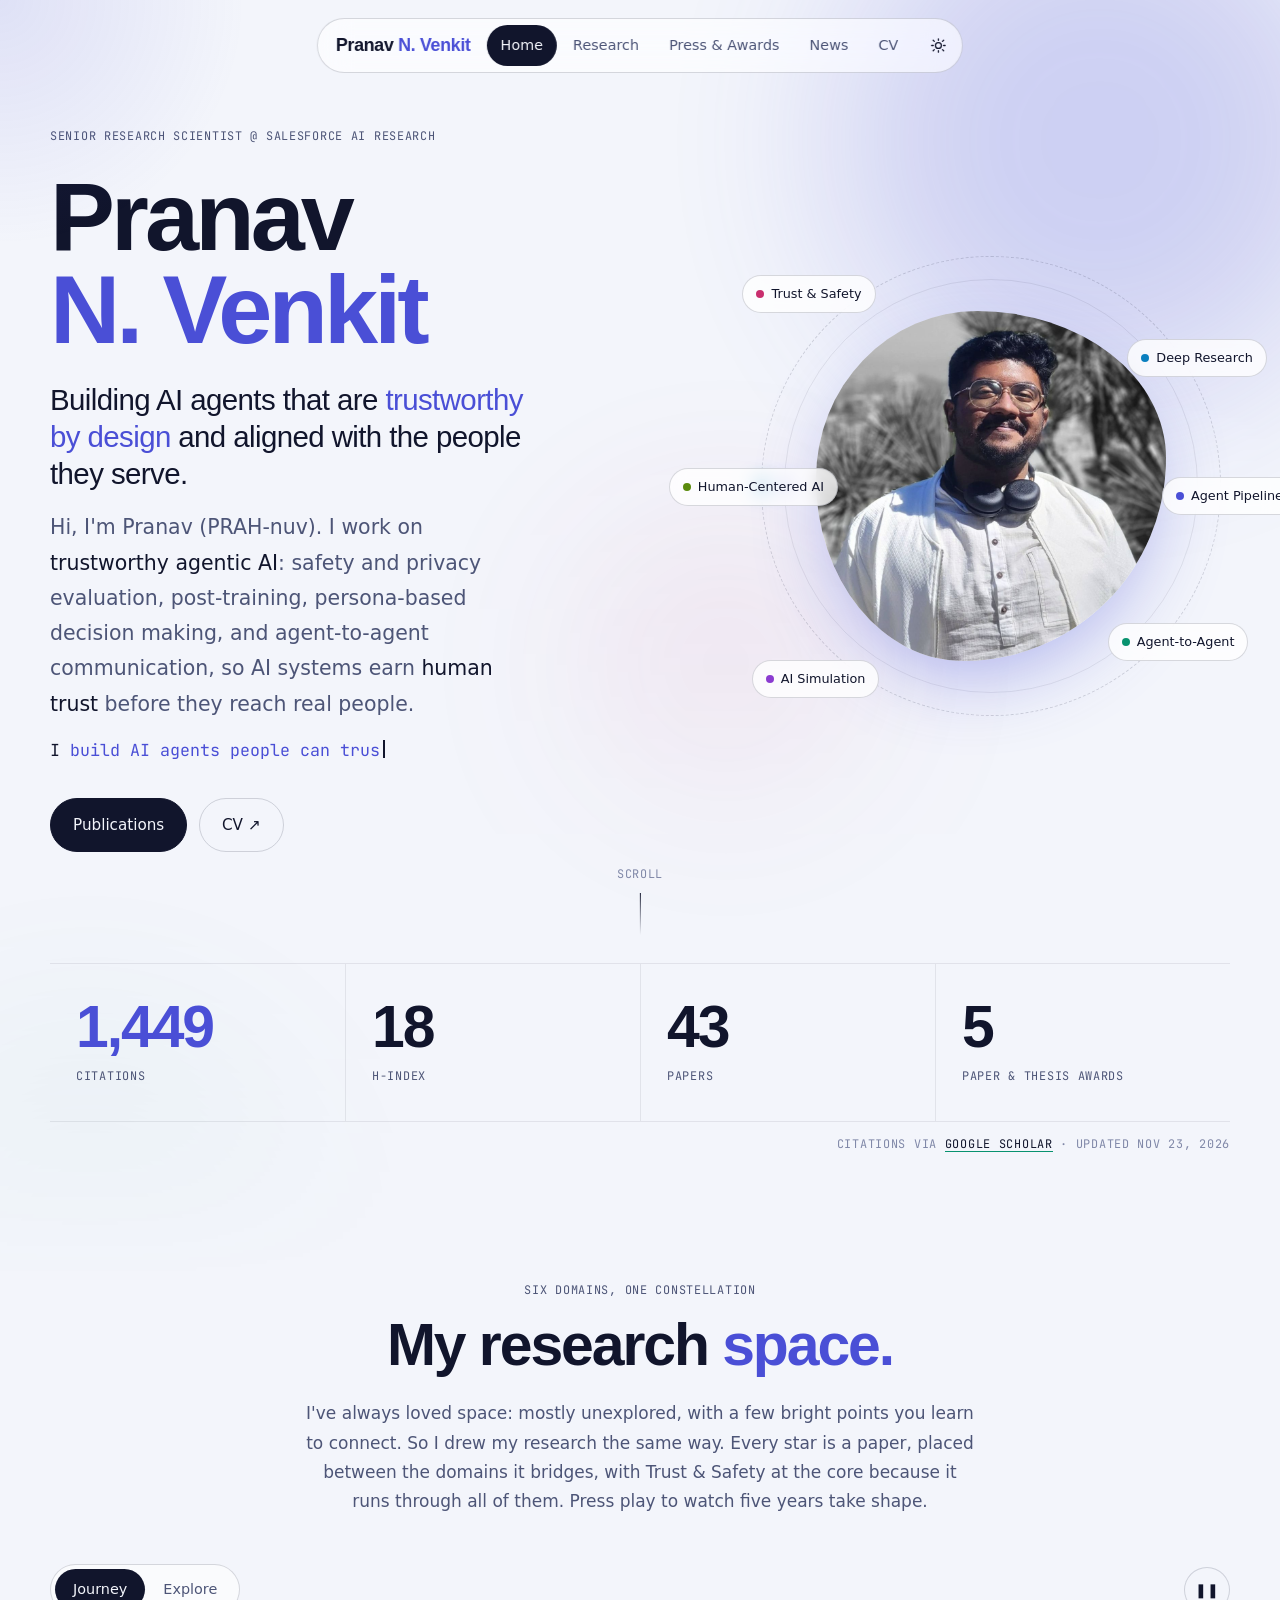
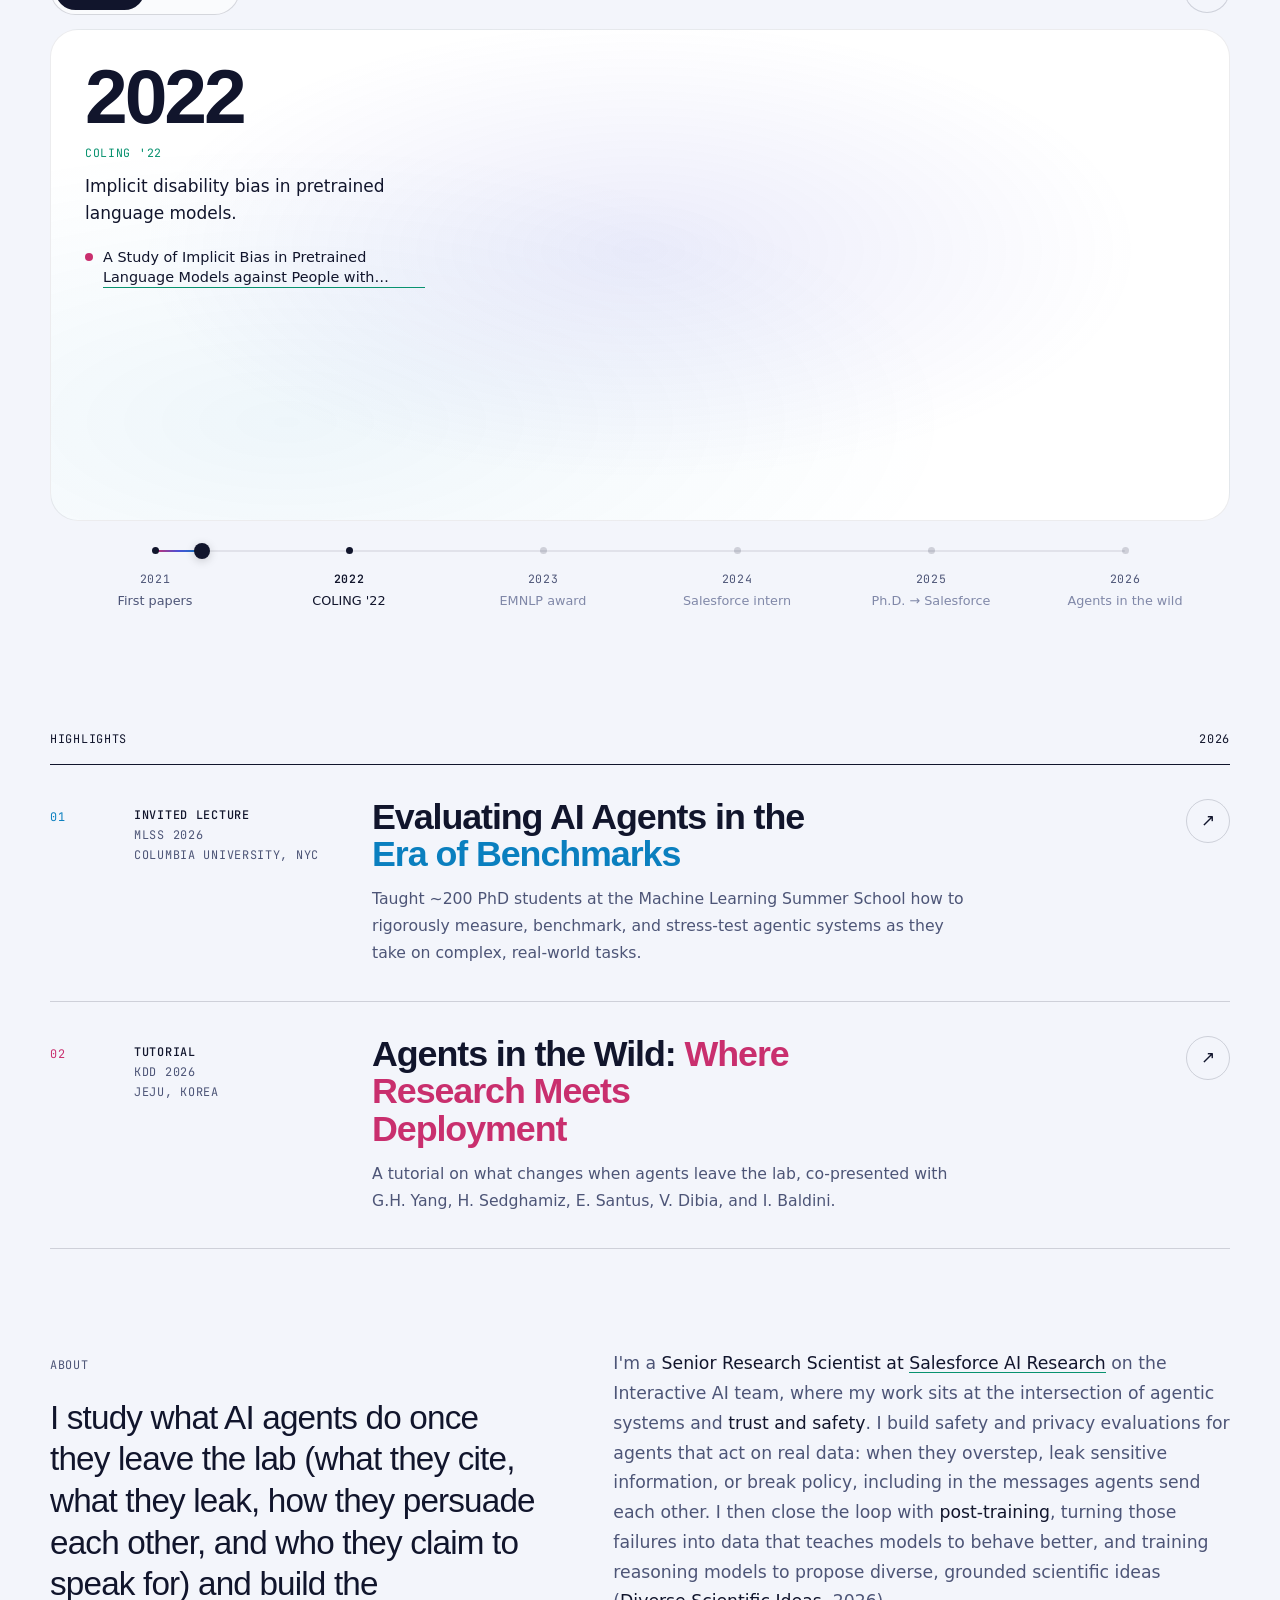
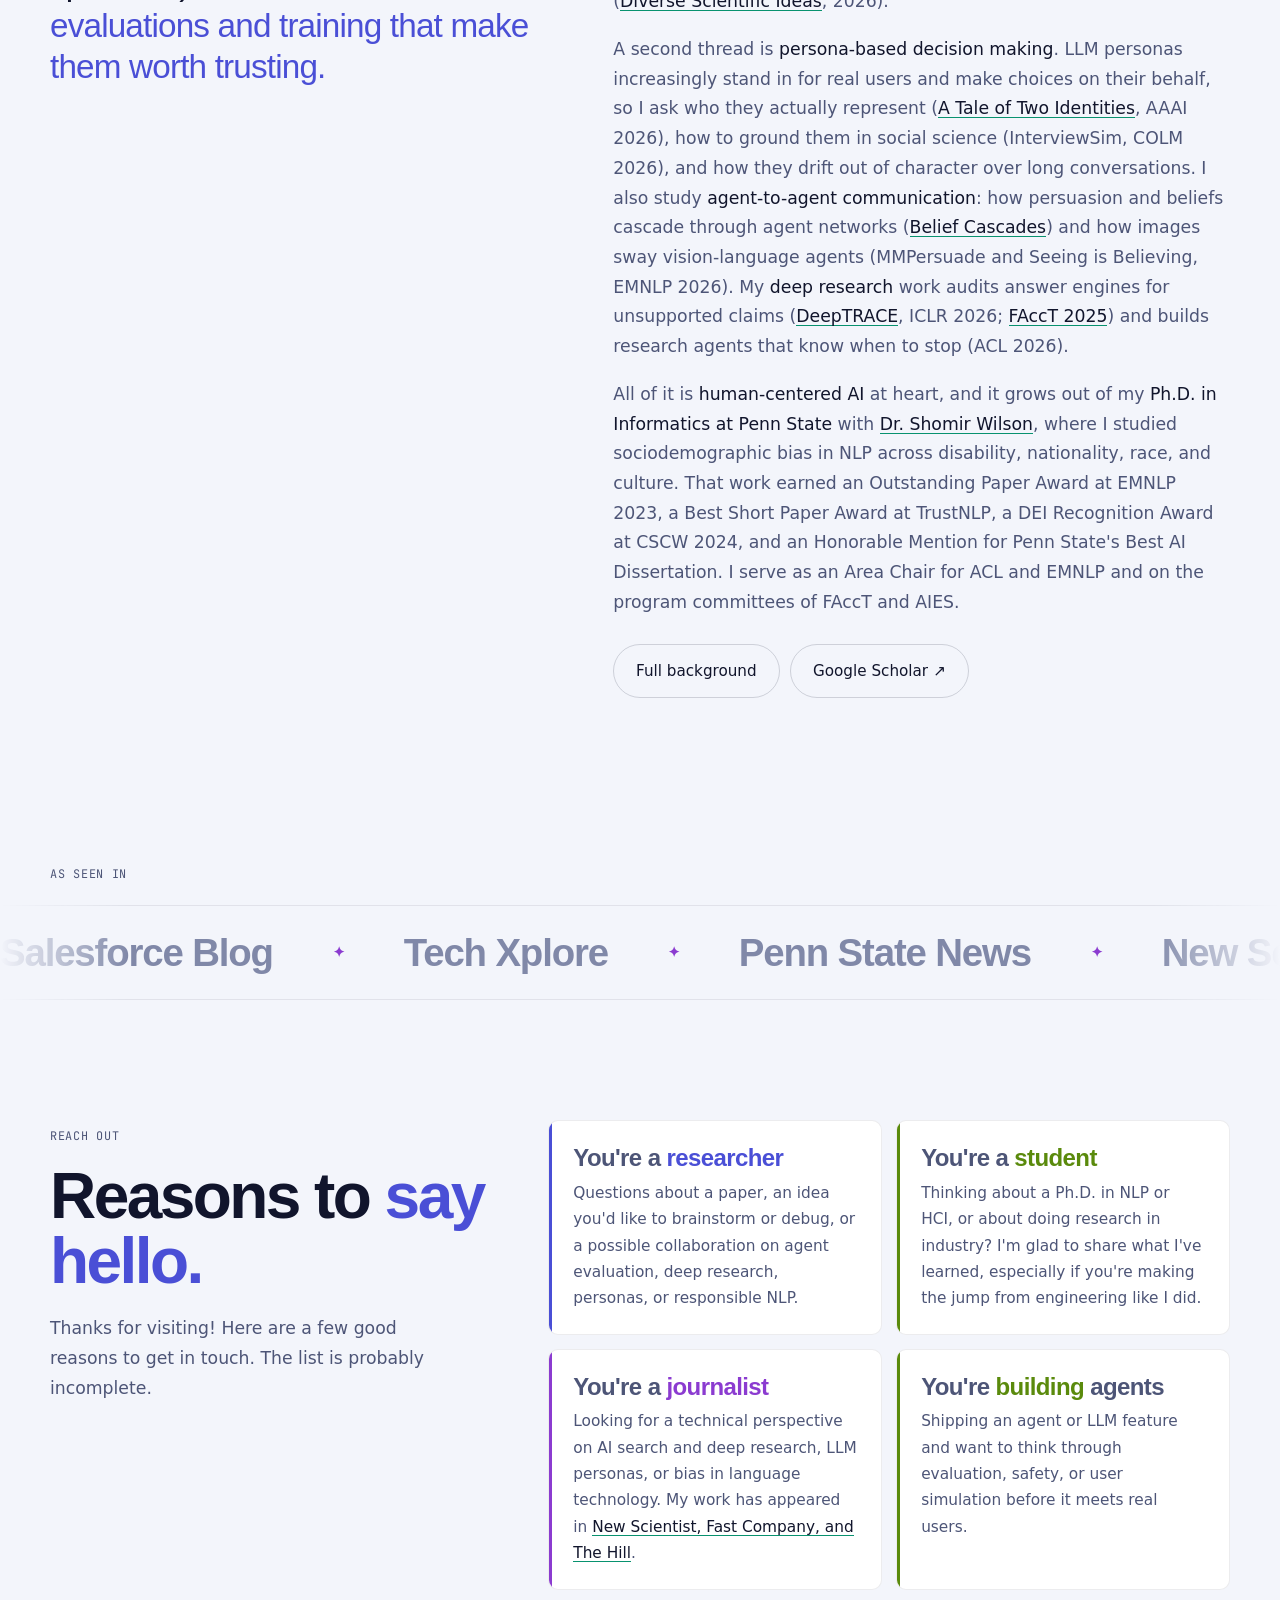
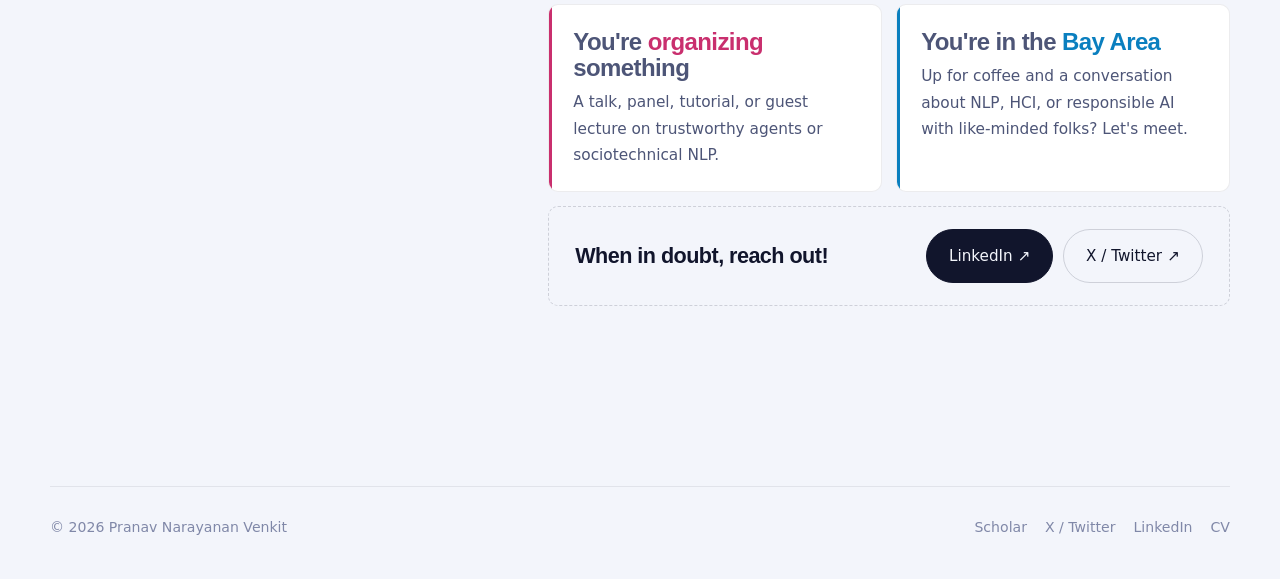
<file: index.html>
<!doctype html>
<html lang="en">
<head>
  <meta charset="utf-8" />
  <meta name="viewport" content="width=device-width, initial-scale=1" />
  <title>Pranav N. Venkit — Senior Research Scientist, Salesforce AI Research</title>
  <meta name="description" content="Pranav Narayanan Venkit is a Senior Research Scientist at Salesforce AI Research who builds, evaluates, and post-trains AI agents through a trust and safety lens: safety and privacy, LLM personas, and agent-to-agent communication." />
  <meta property="og:title" content="Pranav N. Venkit" />
  <meta property="og:description" content="Senior Research Scientist at Salesforce AI Research — safety, privacy, and post-training for trustworthy AI agents, LLM personas, and agent-to-agent communication." />
  <meta property="og:image" content="https://www.pranavkit.com/assets/pranav.jpg" />
  <link rel="icon" href="assets/favicon.svg" />
  <link rel="preconnect" href="https://fonts.googleapis.com" />
  <link rel="preconnect" href="https://fonts.gstatic.com" crossorigin />
  <link rel="preconnect" href="https://cdn.fontshare.com" crossorigin />
  <link href="https://api.fontshare.com/v2/css?f[]=cabinet-grotesk@500,700,800&f[]=switzer@400,500,600,400i&display=swap" rel="stylesheet" />
  <link href="https://fonts.googleapis.com/css2?family=JetBrains+Mono:wght@400;500;600&display=swap" rel="stylesheet" />
  <link rel="stylesheet" href="css/style.css?v=202611171454" />
  <script>document.documentElement.dataset.theme = new URLSearchParams(location.search).get("theme") || localStorage.getItem("theme") || "light";</script>
</head>
<body data-page="home">

  <!-- ============ HERO ============ -->
  <header class="hero">
    <div class="hero-bg"><div class="blob b1"></div><div class="blob b2"></div><div class="blob b3"></div></div>
    <div class="wrap hero-grid">
      <div>
        <span class="eyebrow mono">Senior Research Scientist @ Salesforce AI Research</span>
        <h1>
          <span class="line"><span>Pranav</span></span>
          <span class="line"><span><em class="grad-text">N. Venkit</em></span></span>
        </h1>
        <p class="tagline">Building AI agents that are <em class="grad-text">trustworthy by design</em> and aligned with the people they serve.</p>
        <p class="lede">Hi, I'm Pranav <span class="muted">(PRAH-nuv)</span>. I work on <b>trustworthy agentic AI</b>: safety and privacy evaluation, post-training, persona-based decision making, and agent-to-agent communication, so AI systems earn <b>human trust</b> before they reach real people.</p>
        <div class="rotator">I <span class="word"></span><span class="caret"></span></div>
        <div class="hero-ctas">
          <a class="btn solid" href="research.html#publications">Publications</a>
          <a class="btn" href="assets/Pranav_Venkit_CV.pdf" target="_blank" rel="noopener">CV ↗</a>
        </div>
      </div>

      <div class="portrait-wrap" aria-hidden="false">
        <div class="orbit"><span class="planet" style="color:var(--cyan)"></span></div>
        <div class="orbit o2"><span class="planet" style="color:var(--indigo);width:10px;height:10px;margin-top:-5px;left:-5px"></span></div>
        <div class="portrait"><img src="assets/pranav.jpg" alt="Portrait of Pranav N. Venkit" /></div>
        <span class="orbit-tag" style="top:4%;left:-4%;animation-delay:0s"><i style="background:var(--magenta)"></i>Trust &amp; Safety</span>
        <span class="orbit-tag" style="top:18%;right:-10%;animation-delay:-1s"><i style="background:var(--cyan)"></i>Deep Research</span>
        <span class="orbit-tag" style="top:48%;right:-18%;animation-delay:-2s"><i style="background:var(--indigo)"></i>Agent Pipelines</span>
        <span class="orbit-tag" style="bottom:12%;right:-6%;animation-delay:-3s"><i style="background:var(--teal)"></i>Agent-to-Agent</span>
        <span class="orbit-tag" style="bottom:4%;left:-2%;animation-delay:-4s"><i style="background:var(--orchid)"></i>AI Simulation</span>
        <span class="orbit-tag" style="top:46%;left:-20%;animation-delay:-5s"><i style="background:var(--lime)"></i>Human-Centered AI</span>
      </div>
    </div>
    <div class="scroll-cue mono">Scroll<span></span></div>
  </header>

  <!-- ============ STATS ============ -->
  <section class="wrap">
    <div class="stats stagger" id="stats"></div>
    <p class="stats-note mono" id="stats-note"></p>
  </section>

  <!-- ============ RESEARCH SPACE ============ -->
  <section class="section" id="space">
    <div class="wrap">
      <div class="sec-head center reveal">
        <div>
          <span class="mono muted">Six domains, one constellation</span>
          <h2>My research <em>space.</em></h2>
        </div>
        <p>I've always loved space: mostly unexplored, with a few bright points you learn to connect. So I drew my research the same way. Every star is a paper, placed between the domains it bridges, with Trust &amp; Safety at the core because it runs through all of them. Press play to watch five years take shape.</p>
      </div>
      <div class="tl reveal" data-timeline>
        <div class="space-shell"></div>
        <div class="tl-bar"></div>
      </div>
    </div>
  </section>

  <!-- ============ HIGHLIGHTS ============ -->
  <section class="wrap highlights">
    <div class="hl-head reveal"><span class="mono">Highlights</span><span class="mono">2026</span></div>
    <div class="hl-list stagger">
      <a class="hl" href="https://cfe.columbia.edu/content/mlss2" target="_blank" rel="noopener" style="--c:var(--cyan)">
        <span class="hl-n mono">01</span>
        <span class="hl-meta mono"><b>Invited lecture</b><span>MLSS 2026</span><span>Columbia University, NYC</span></span>
        <div class="hl-body">
          <h3>Evaluating AI Agents in the <em>Era of Benchmarks</em></h3>
          <p>Taught ~200 PhD students at the Machine Learning Summer School how to rigorously measure, benchmark, and stress-test agentic systems as they take on complex, real-world tasks.</p>
        </div>
        <span class="hl-go" aria-hidden="true">↗</span>
      </a>
      <a class="hl" href="https://esantus.github.io/agents-in-the-wild-kdd2026/" target="_blank" rel="noopener" style="--c:var(--magenta)">
        <span class="hl-n mono">02</span>
        <span class="hl-meta mono"><b>Tutorial</b><span>KDD 2026</span><span>Jeju, Korea</span></span>
        <div class="hl-body">
          <h3>Agents in the Wild: <em>Where Research Meets Deployment</em></h3>
          <p>A tutorial on what changes when agents leave the lab, co-presented with G.H. Yang, H. Sedghamiz, E. Santus, V. Dibia, and I. Baldini.</p>
        </div>
        <span class="hl-go" aria-hidden="true">↗</span>
      </a>
    </div>
  </section>

  <!-- ============ ABOUT ============ -->
  <section class="section" style="padding-top:100px">
    <div class="wrap two-col">
      <div class="reveal">
        <span class="mono muted">About</span>
        <p class="prose big" style="margin-top:18px">I study what AI agents do once they leave the lab (what they cite, what they leak, how they persuade each other, and who they claim to speak for) and build the <span class="grad-text">evaluations and training that make them worth trusting.</span></p>
      </div>
      <div class="prose reveal">
        <p>I'm a <strong>Senior Research Scientist at <a href="https://www.salesforceairesearch.com/" target="_blank" rel="noopener">Salesforce AI Research</a></strong> on the Interactive AI team, where my work sits at the intersection of agentic systems and <strong>trust and safety</strong>. I build safety and privacy evaluations for agents that act on real data: when they overstep, leak sensitive information, or break policy, including in the messages agents send each other. I then close the loop with <strong>post-training</strong>, turning those failures into data that teaches models to behave better, and training reasoning models to propose diverse, grounded scientific ideas (<a href="https://arxiv.org/abs/2610.22324" target="_blank" rel="noopener">Diverse Scientific Ideas</a>, 2026).</p>
        <p>A second thread is <strong>persona-based decision making</strong>. LLM personas increasingly stand in for real users and make choices on their behalf, so I ask who they actually represent (<a href="https://ojs.aaai.org/index.php/AAAI/article/view/41112" target="_blank" rel="noopener">A Tale of Two Identities</a>, AAAI 2026), how to ground them in social science (InterviewSim, COLM 2026), and how they drift out of character over long conversations. I also study <strong>agent-to-agent communication</strong>: how persuasion and beliefs cascade through agent networks (<a href="https://arxiv.org/abs/2608.25152" target="_blank" rel="noopener">Belief Cascades</a>) and how images sway vision-language agents (MMPersuade and Seeing is Believing, EMNLP 2026). My <strong>deep research</strong> work audits answer engines for unsupported claims (<a href="https://arxiv.org/abs/2509.04499" target="_blank" rel="noopener">DeepTRACE</a>, ICLR 2026; <a href="https://dl.acm.org/doi/abs/10.1145/3715275.3732089" target="_blank" rel="noopener">FAccT 2025</a>) and builds research agents that know when to stop (ACL 2026).</p>
        <p>All of it is <strong>human-centered AI</strong> at heart, and it grows out of my <strong>Ph.D. in Informatics at Penn State</strong> with <a href="https://shomir.net/" target="_blank" rel="noopener">Dr. Shomir Wilson</a>, where I studied sociodemographic bias in NLP across disability, nationality, race, and culture. That work earned an Outstanding Paper Award at EMNLP 2023, a Best Short Paper Award at TrustNLP, a DEI Recognition Award at CSCW 2024, and an Honorable Mention for Penn State's Best AI Dissertation. I serve as an Area Chair for ACL and EMNLP and on the program committees of FAccT and AIES.</p>
        <div style="display:flex;gap:10px;flex-wrap:wrap;margin-top:26px">
          <a class="btn" href="cv.html">Full background</a>
          <a class="btn" href="https://scholar.google.com/citations?user=oxgNwDsAAAAJ&hl=en" target="_blank" rel="noopener">Google Scholar ↗</a>
        </div>
      </div>
    </div>
  </section>


  <!-- ============ PRESS MARQUEE ============ -->
  <section style="padding:40px 0 100px">
    <div class="wrap reveal" style="margin-bottom:18px"><span class="mono muted">As seen in</span></div>
    <div class="marquee" id="marquee"></div>
  </section>

  <!-- ============ REACH OUT ============ -->
  <section class="section wrap" id="contact" style="padding-top:20px">
    <div class="reach">
      <div class="reveal">
        <span class="mono muted">Reach out</span>
        <h2>Reasons to <em class="grad-text">say hello.</em></h2>
        <p class="muted" style="font-size:1.08rem;max-width:36ch">Thanks for visiting! Here are a few good reasons to get in touch. The list is probably incomplete.</p>
      </div>
      <div class="reach-list stagger">
        <div class="reason" style="--c:var(--indigo)"><p class="who">You're a <i>researcher</i></p><p>Questions about a paper, an idea you'd like to brainstorm or debug, or a possible collaboration on agent evaluation, deep research, personas, or responsible NLP.</p></div>
        <div class="reason" style="--c:var(--lime)"><p class="who">You're a <i>student</i></p><p>Thinking about a Ph.D. in NLP or HCI, or about doing research in industry? I'm glad to share what I've learned, especially if you're making the jump from engineering like I did.</p></div>
        <div class="reason" style="--c:var(--orchid)"><p class="who">You're a <i>journalist</i></p><p>Looking for a technical perspective on AI search and deep research, LLM personas, or bias in language technology. My work has appeared in <a href="press.html">New Scientist, Fast Company, and The Hill</a>.</p></div>
        <div class="reason" style="--c:var(--lime)"><p class="who">You're <i>building</i> agents</p><p>Shipping an agent or LLM feature and want to think through evaluation, safety, or user simulation before it meets real users.</p></div>
        <div class="reason" style="--c:var(--magenta)"><p class="who">You're <i>organizing</i> something</p><p>A talk, panel, tutorial, or guest lecture on trustworthy agents or sociotechnical NLP.</p></div>
        <div class="reason" style="--c:var(--cyan)"><p class="who">You're in the <i>Bay Area</i></p><p>Up for coffee and a conversation about NLP, HCI, or responsible AI with like-minded folks? Let's meet.</p></div>
        <div class="reach-foot reveal"><p>When in doubt, reach out!</p><div class="row" id="reach-links"></div></div>
      </div>
    </div>
  </section>

  <script src="js/scholar.js?v=202611171454"></script>
  <script src="js/data.js?v=202611171454"></script>
  <script src="js/space.js?v=202611171454"></script>
  <script src="js/timeline.js?v=202611171454"></script>
  <script src="js/main.js?v=202611171454"></script>
</body>
</html>
</file>
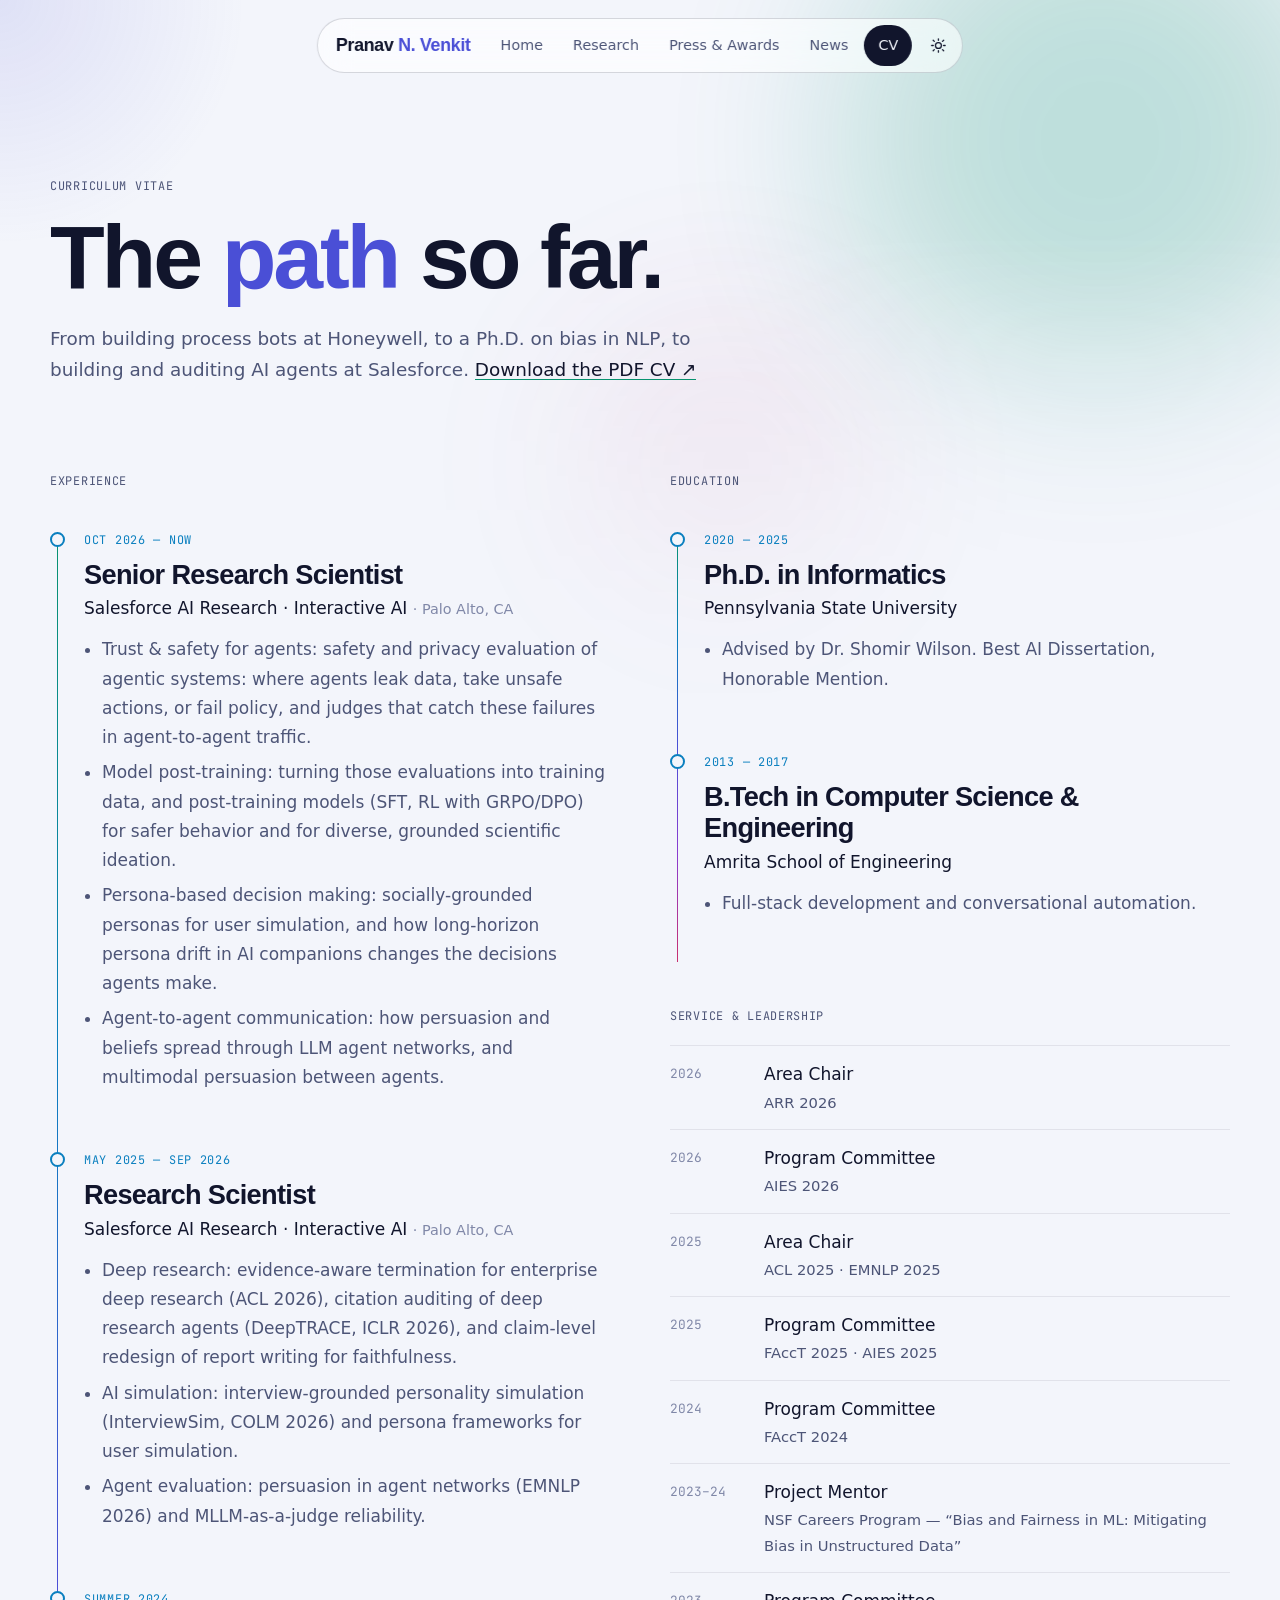
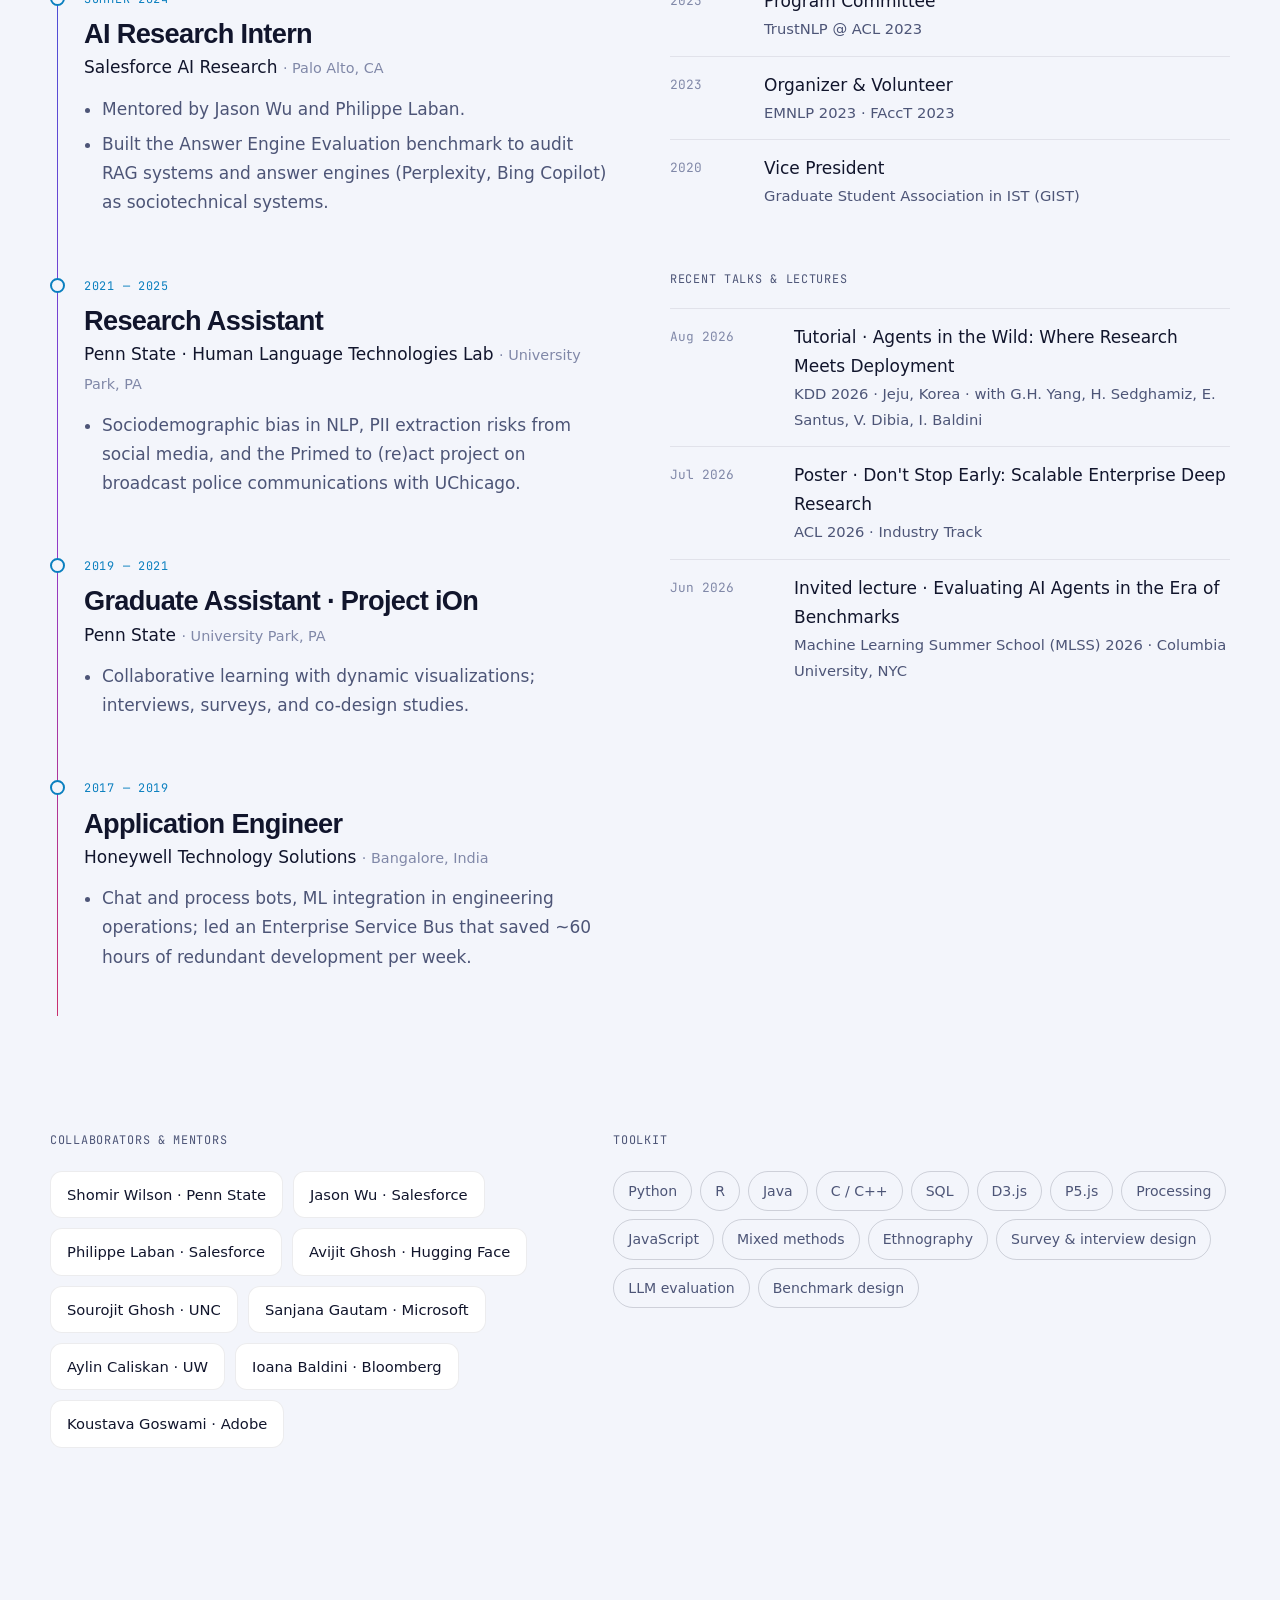
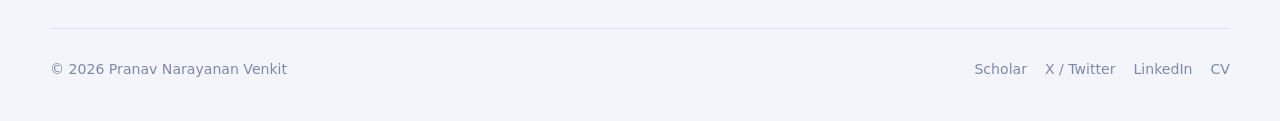
<file: cv.html>
<!doctype html>
<html lang="en">
<head>
  <meta charset="utf-8" />
  <meta name="viewport" content="width=device-width, initial-scale=1" />
  <title>CV — Pranav N. Venkit</title>
  <meta name="description" content="Experience, education, and service of Pranav N. Venkit." />
  <link rel="icon" href="assets/favicon.svg" />
  <link rel="preconnect" href="https://fonts.googleapis.com" />
  <link rel="preconnect" href="https://fonts.gstatic.com" crossorigin />
  <link rel="preconnect" href="https://cdn.fontshare.com" crossorigin />
  <link href="https://api.fontshare.com/v2/css?f[]=cabinet-grotesk@500,700,800&f[]=switzer@400,500,600,400i&display=swap" rel="stylesheet" />
  <link href="https://fonts.googleapis.com/css2?family=JetBrains+Mono:wght@400;500;600&display=swap" rel="stylesheet" />
  <link rel="stylesheet" href="css/style.css?v=202611171454" />
  <script>document.documentElement.dataset.theme = new URLSearchParams(location.search).get("theme") || localStorage.getItem("theme") || "light";</script>
</head>
<body data-page="cv">
  <header class="page-hero">
    <div class="hero-bg"><div class="blob b1" style="background:var(--teal)"></div><div class="blob b3"></div></div>
    <div class="wrap">
      <span class="mono muted reveal">Curriculum Vitae</span>
      <h1 class="page-title reveal">The <em class='grad-text'>path</em> so far.</h1>
      <p class="reveal">From building process bots at Honeywell, to a Ph.D. on bias in NLP, to building and auditing AI agents at Salesforce. <a href="assets/Pranav_Venkit_CV.pdf" target="_blank" rel="noopener">Download the PDF CV ↗</a></p>
    </div>
  </header>

  <section class="wrap cv-grid" style="padding-bottom:60px">
    <div>
      <div class="sec-head reveal" style="margin-bottom:30px"><div><span class="mono muted">Experience</span></div></div>
      <div class="timeline" id="cv-exp"></div>
    </div>
    <div>
      <div class="sec-head reveal" style="margin-bottom:30px"><div><span class="mono muted">Education</span></div></div>
      <div class="timeline" id="cv-edu"></div>
      <div class="sec-head reveal" style="margin:30px 0 16px"><div><span class="mono muted">Service &amp; leadership</span></div></div>
      <div id="cv-svc" class="reveal"></div>
      <div class="sec-head reveal" style="margin:40px 0 16px"><div><span class="mono muted">Recent talks &amp; lectures</span></div></div>
      <div id="cv-talks" class="talks reveal"></div>
    </div>
  </section>
  <section class="section wrap" style="padding-top:40px">
    <div class="two-col">
      <div class="reveal">
        <span class="mono muted">Collaborators &amp; mentors</span>
        <div class="collab" id="collab" style="margin-top:18px"></div>
      </div>
      <div class="reveal">
        <span class="mono muted">Toolkit</span>
        <div class="skills" style="margin-top:18px">
          <span>Python</span><span>R</span><span>Java</span><span>C / C++</span><span>SQL</span><span>D3.js</span><span>P5.js</span><span>Processing</span><span>JavaScript</span><span>Mixed methods</span><span>Ethnography</span><span>Survey &amp; interview design</span><span>LLM evaluation</span><span>Benchmark design</span>
        </div>
      </div>
    </div>
  </section>

  <script src="js/scholar.js?v=202611171454"></script>
  <script src="js/data.js?v=202611171454"></script>
  <script src="js/space.js?v=202611171454"></script>
  <script src="js/main.js?v=202611171454"></script>
</body>
</html>
</file>
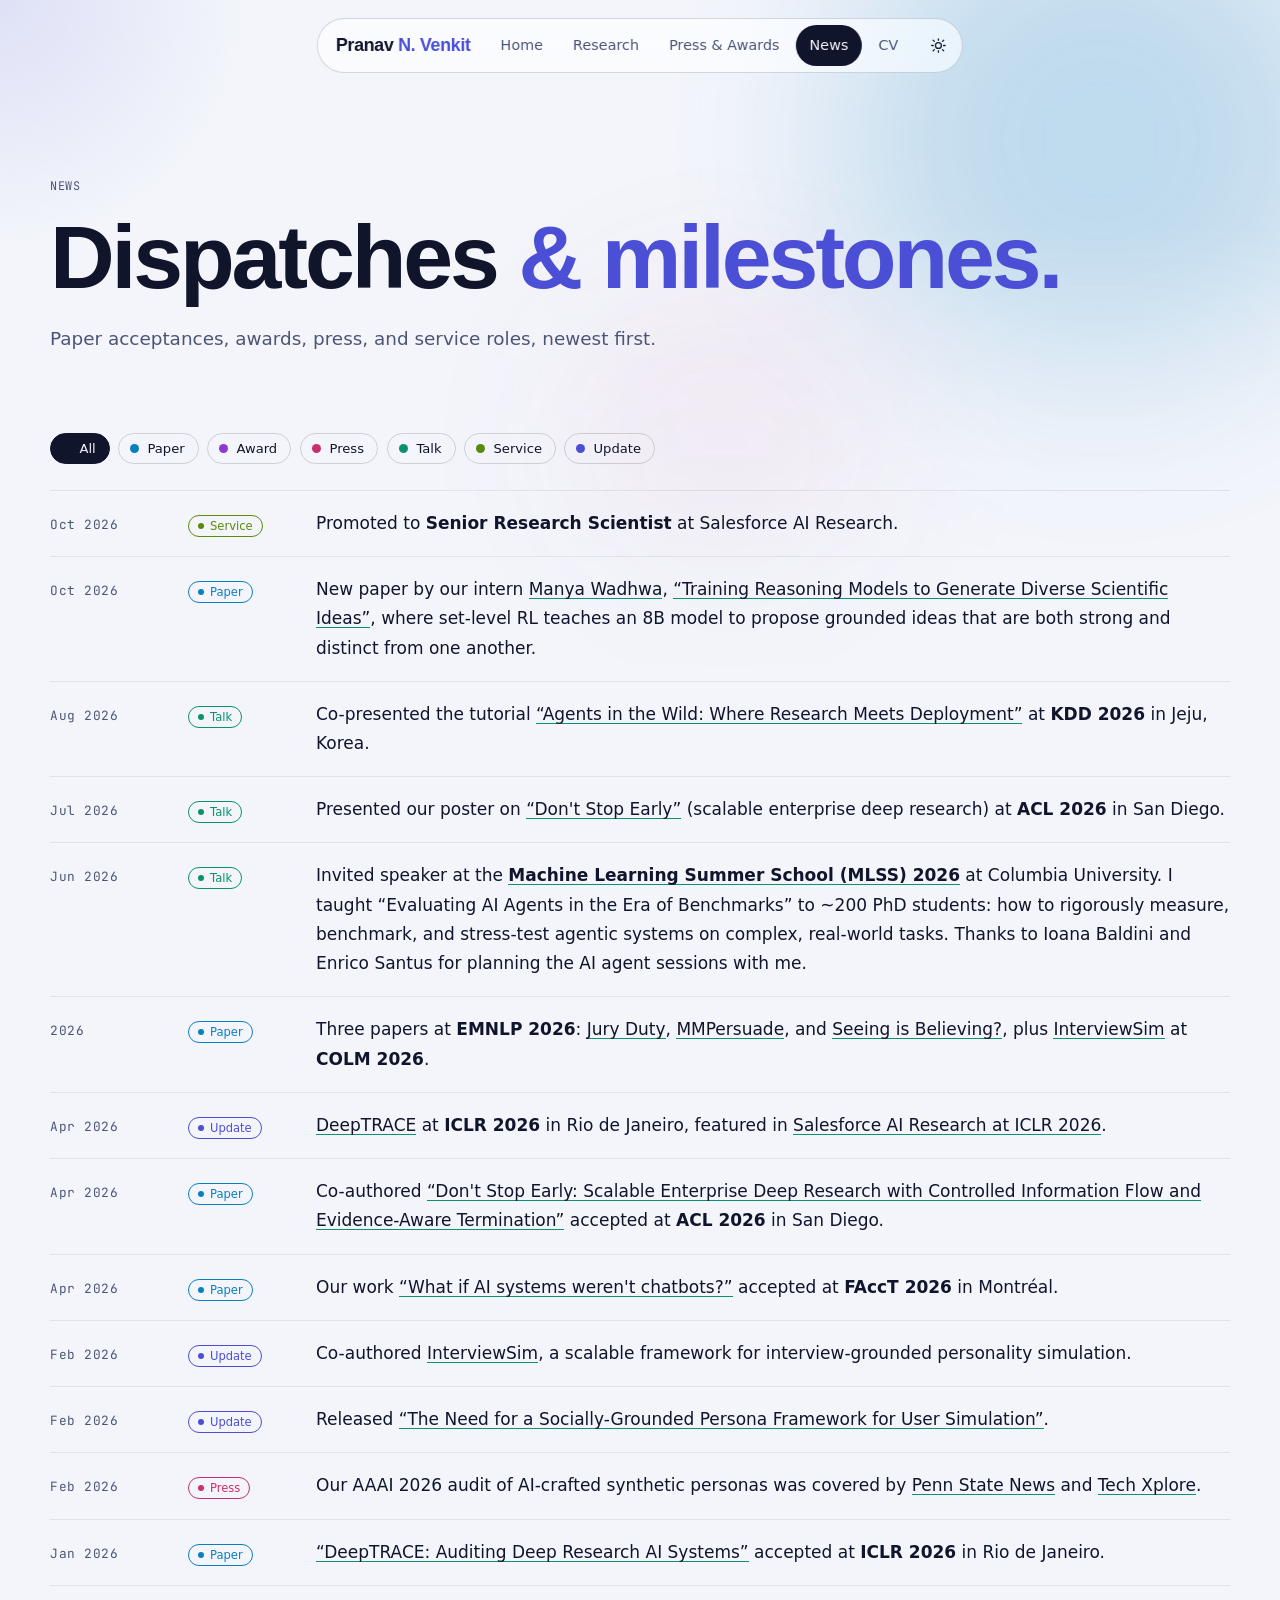
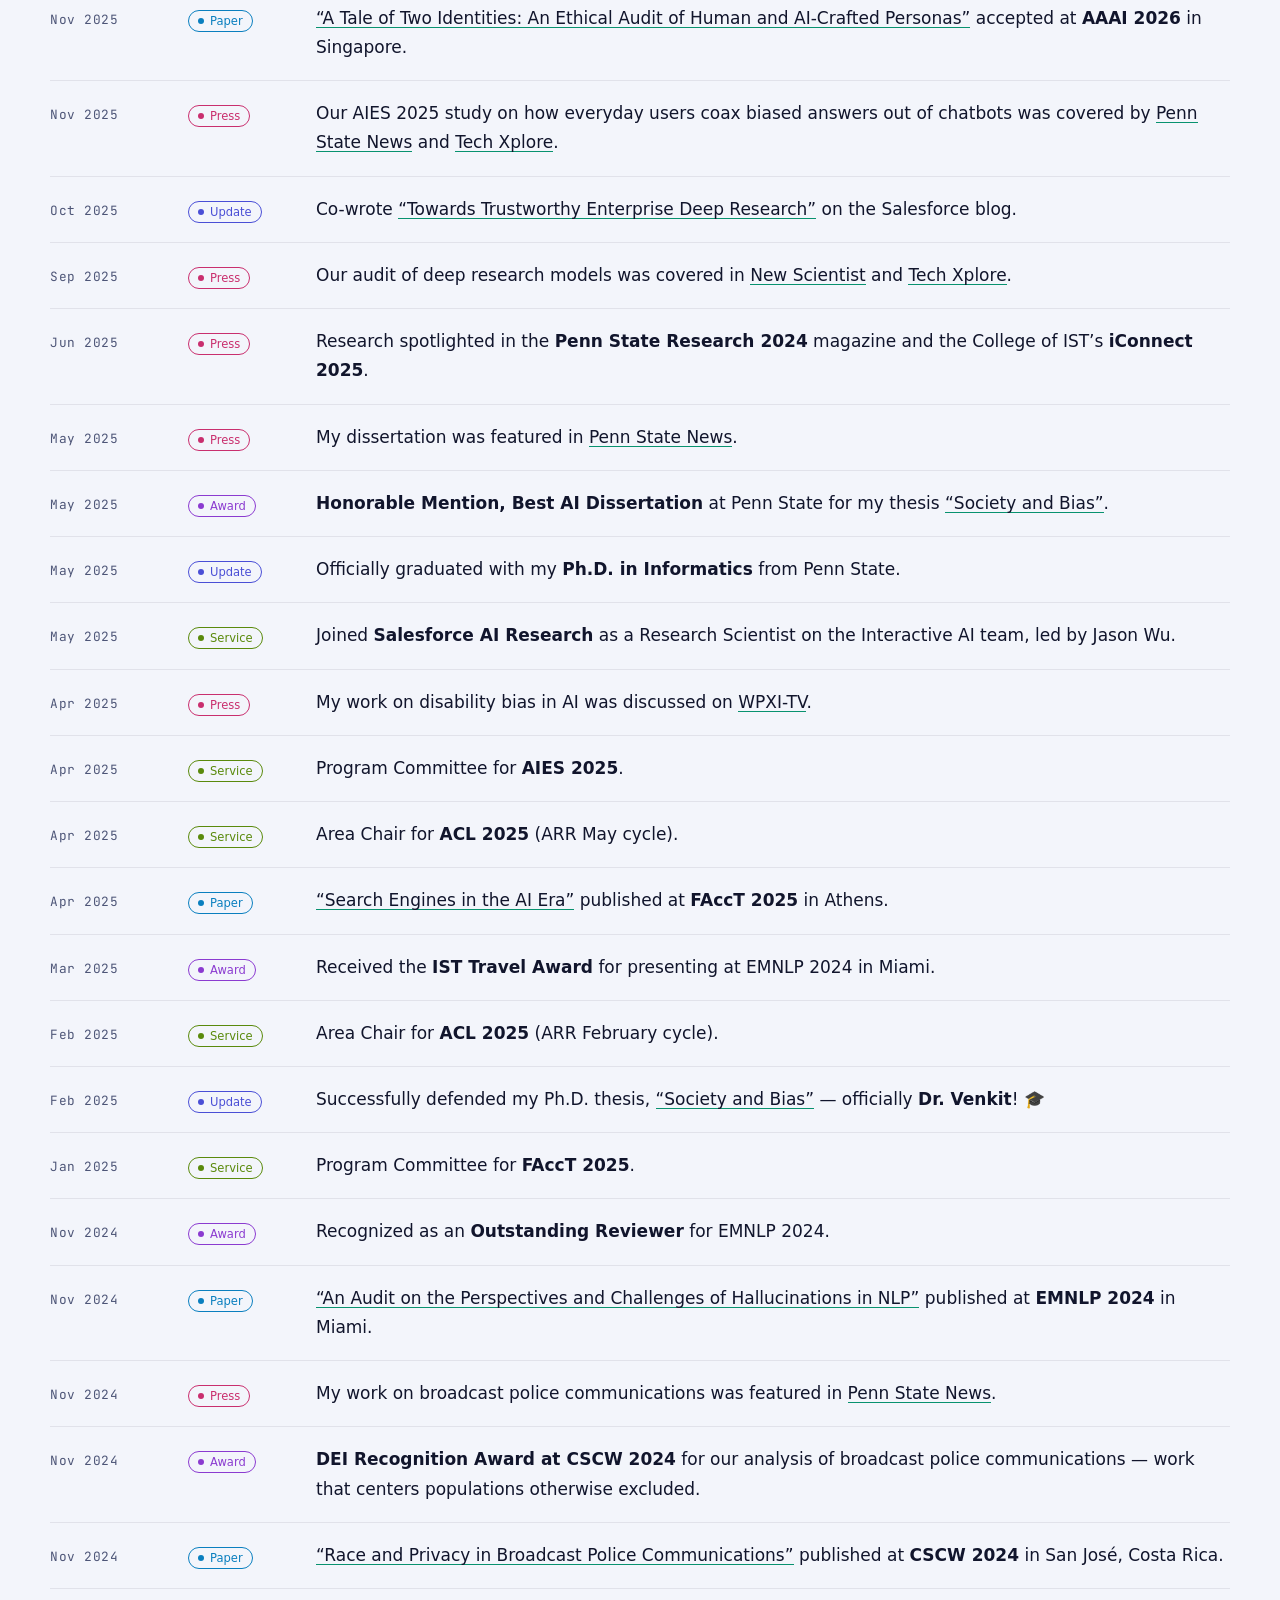
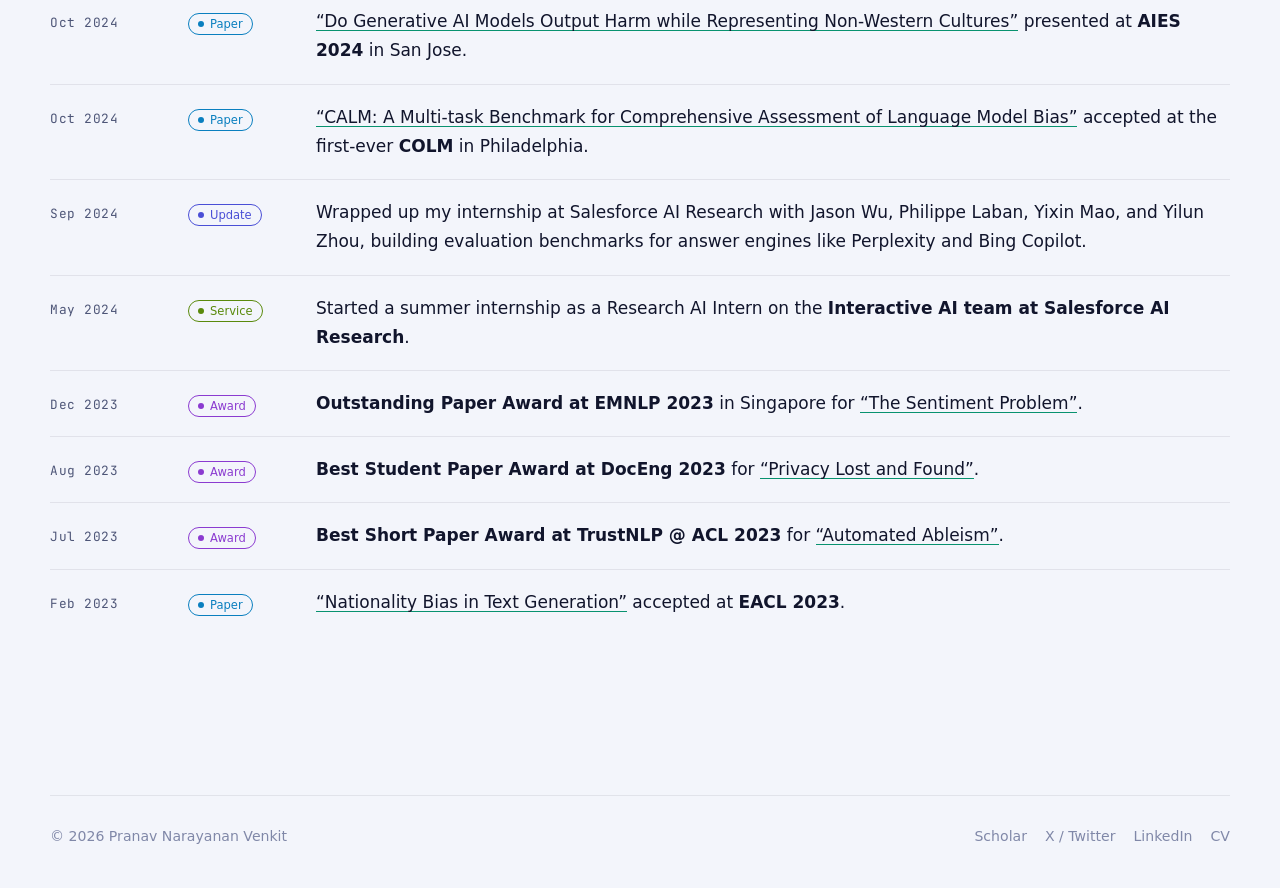
<file: news.html>
<!doctype html>
<html lang="en">
<head>
  <meta charset="utf-8" />
  <meta name="viewport" content="width=device-width, initial-scale=1" />
  <title>News — Pranav N. Venkit</title>
  <meta name="description" content="News and updates from Pranav N. Venkit." />
  <link rel="icon" href="assets/favicon.svg" />
  <link rel="preconnect" href="https://fonts.googleapis.com" />
  <link rel="preconnect" href="https://fonts.gstatic.com" crossorigin />
  <link rel="preconnect" href="https://cdn.fontshare.com" crossorigin />
  <link href="https://api.fontshare.com/v2/css?f[]=cabinet-grotesk@500,700,800&f[]=switzer@400,500,600,400i&display=swap" rel="stylesheet" />
  <link href="https://fonts.googleapis.com/css2?family=JetBrains+Mono:wght@400;500;600&display=swap" rel="stylesheet" />
  <link rel="stylesheet" href="css/style.css?v=202611171454" />
  <script>document.documentElement.dataset.theme = new URLSearchParams(location.search).get("theme") || localStorage.getItem("theme") || "light";</script>
</head>
<body data-page="news">
  <header class="page-hero">
    <div class="hero-bg"><div class="blob b1" style="background:var(--cyan)"></div><div class="blob b3"></div></div>
    <div class="wrap">
      <span class="mono muted reveal">News</span>
      <h1 class="page-title reveal">Dispatches <em class='grad-text'>&amp; milestones.</em></h1>
      <p class="reveal">Paper acceptances, awards, press, and service roles, newest first.</p>
    </div>
  </header>

  <section class="wrap" style="padding-bottom:100px">
    <div class="news-filters reveal" id="news-filters" style="margin-bottom:26px"></div>
    <ul class="news-list stagger" id="news-list"></ul>
  </section>

  <script src="js/scholar.js?v=202611171454"></script>
  <script src="js/data.js?v=202611171454"></script>
  <script src="js/space.js?v=202611171454"></script>
  <script src="js/main.js?v=202611171454"></script>
</body>
</html>
</file>
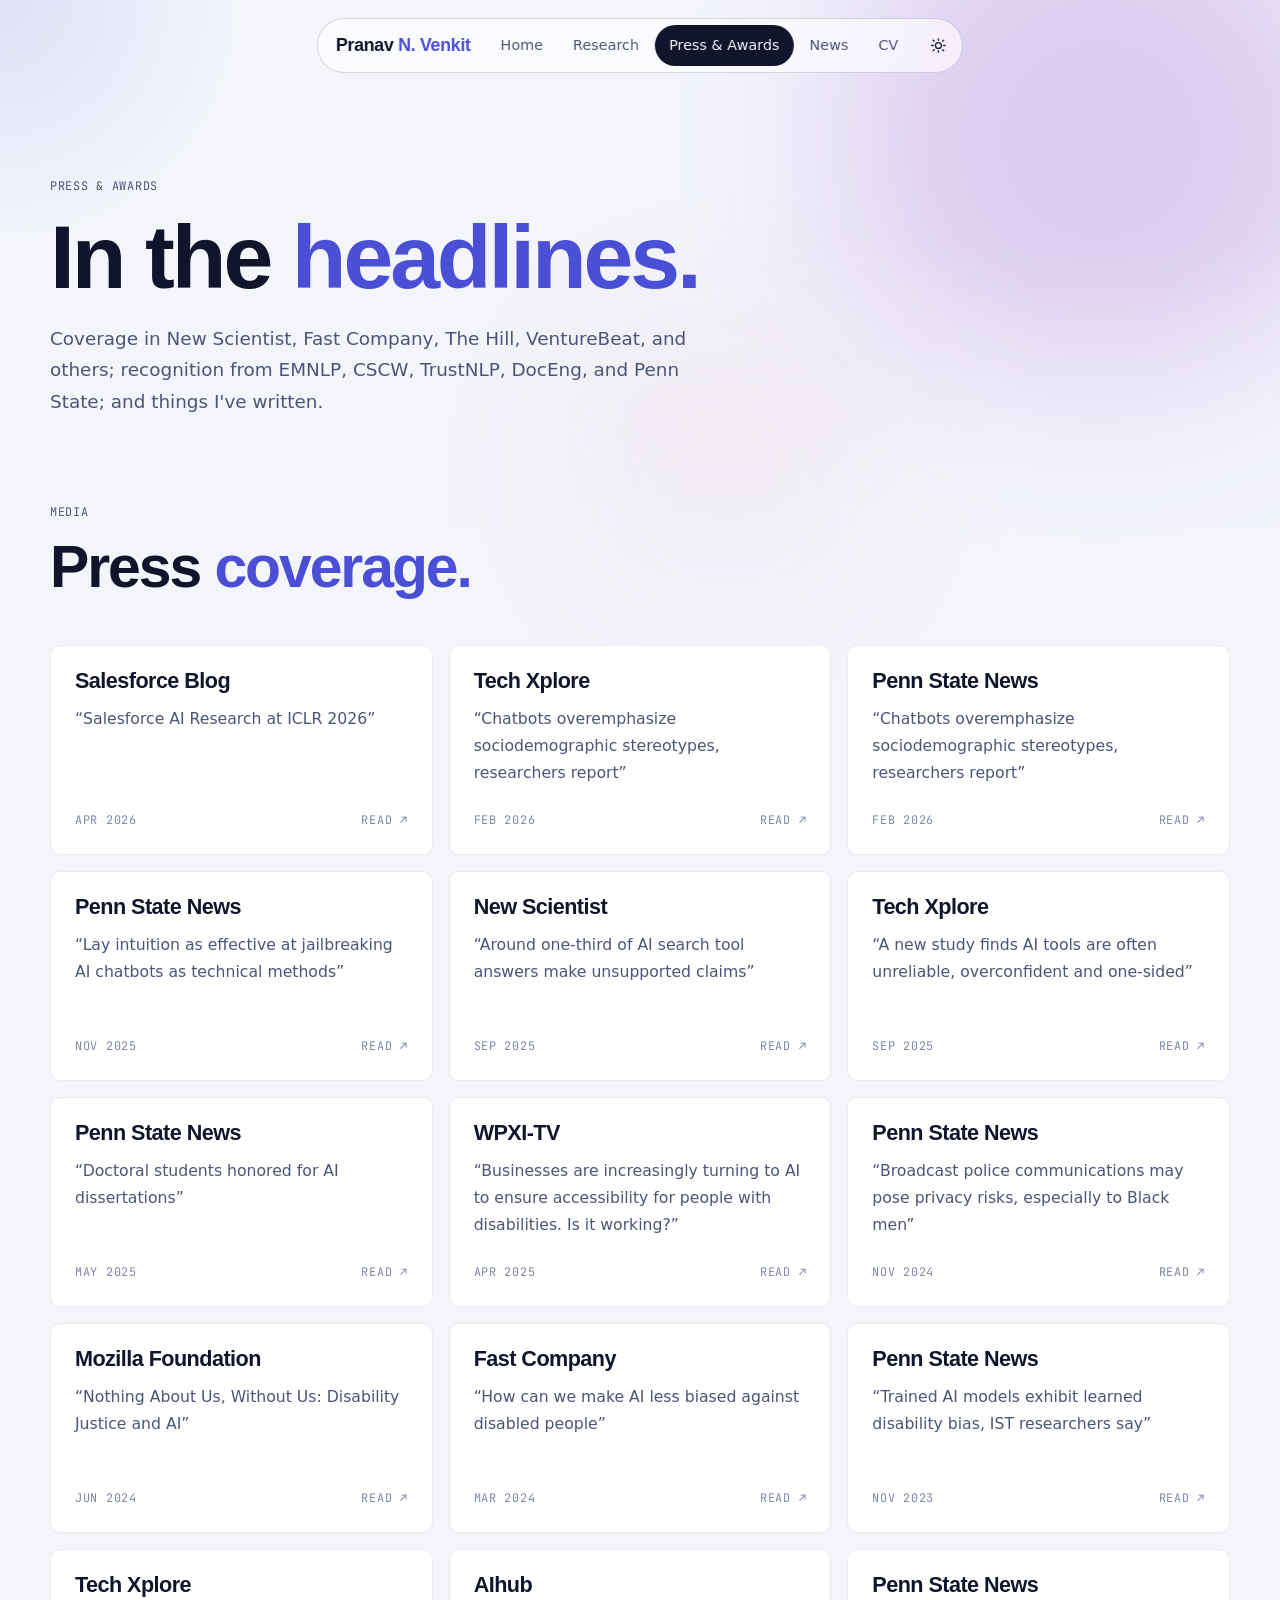
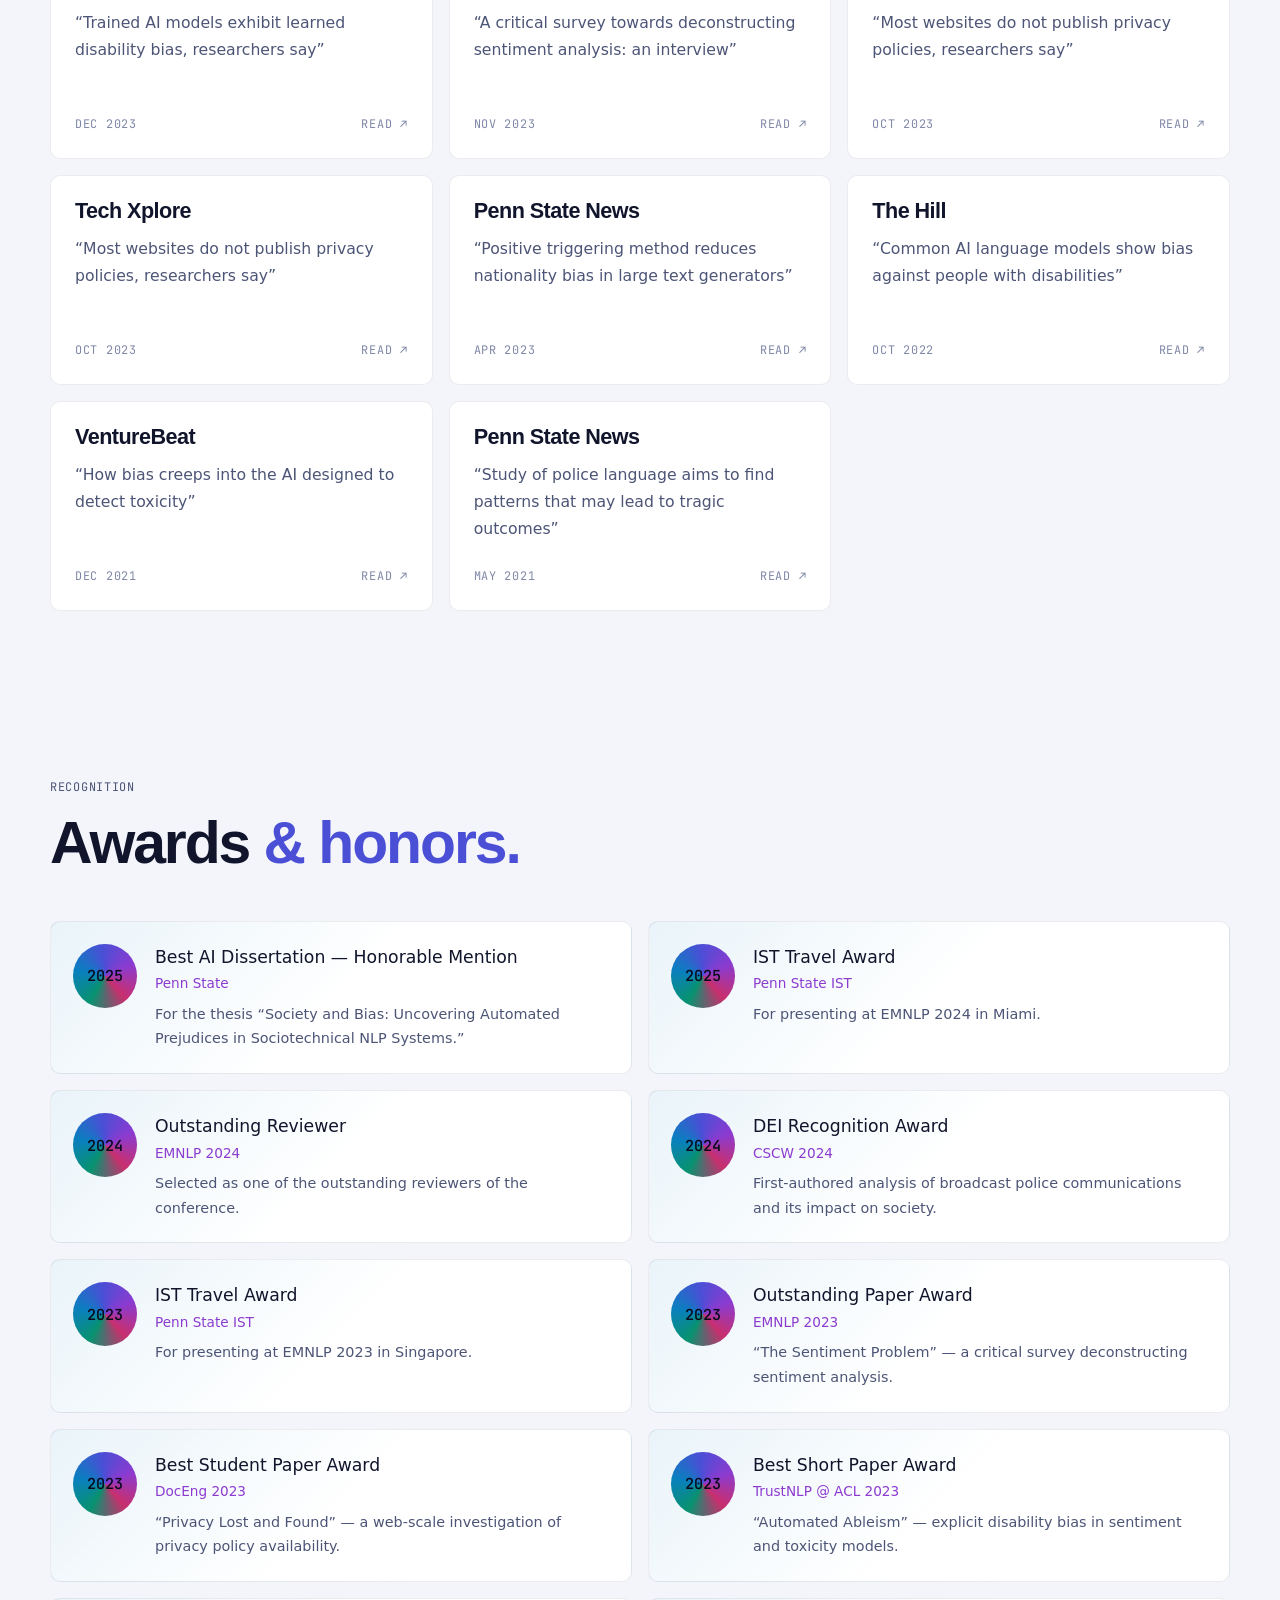
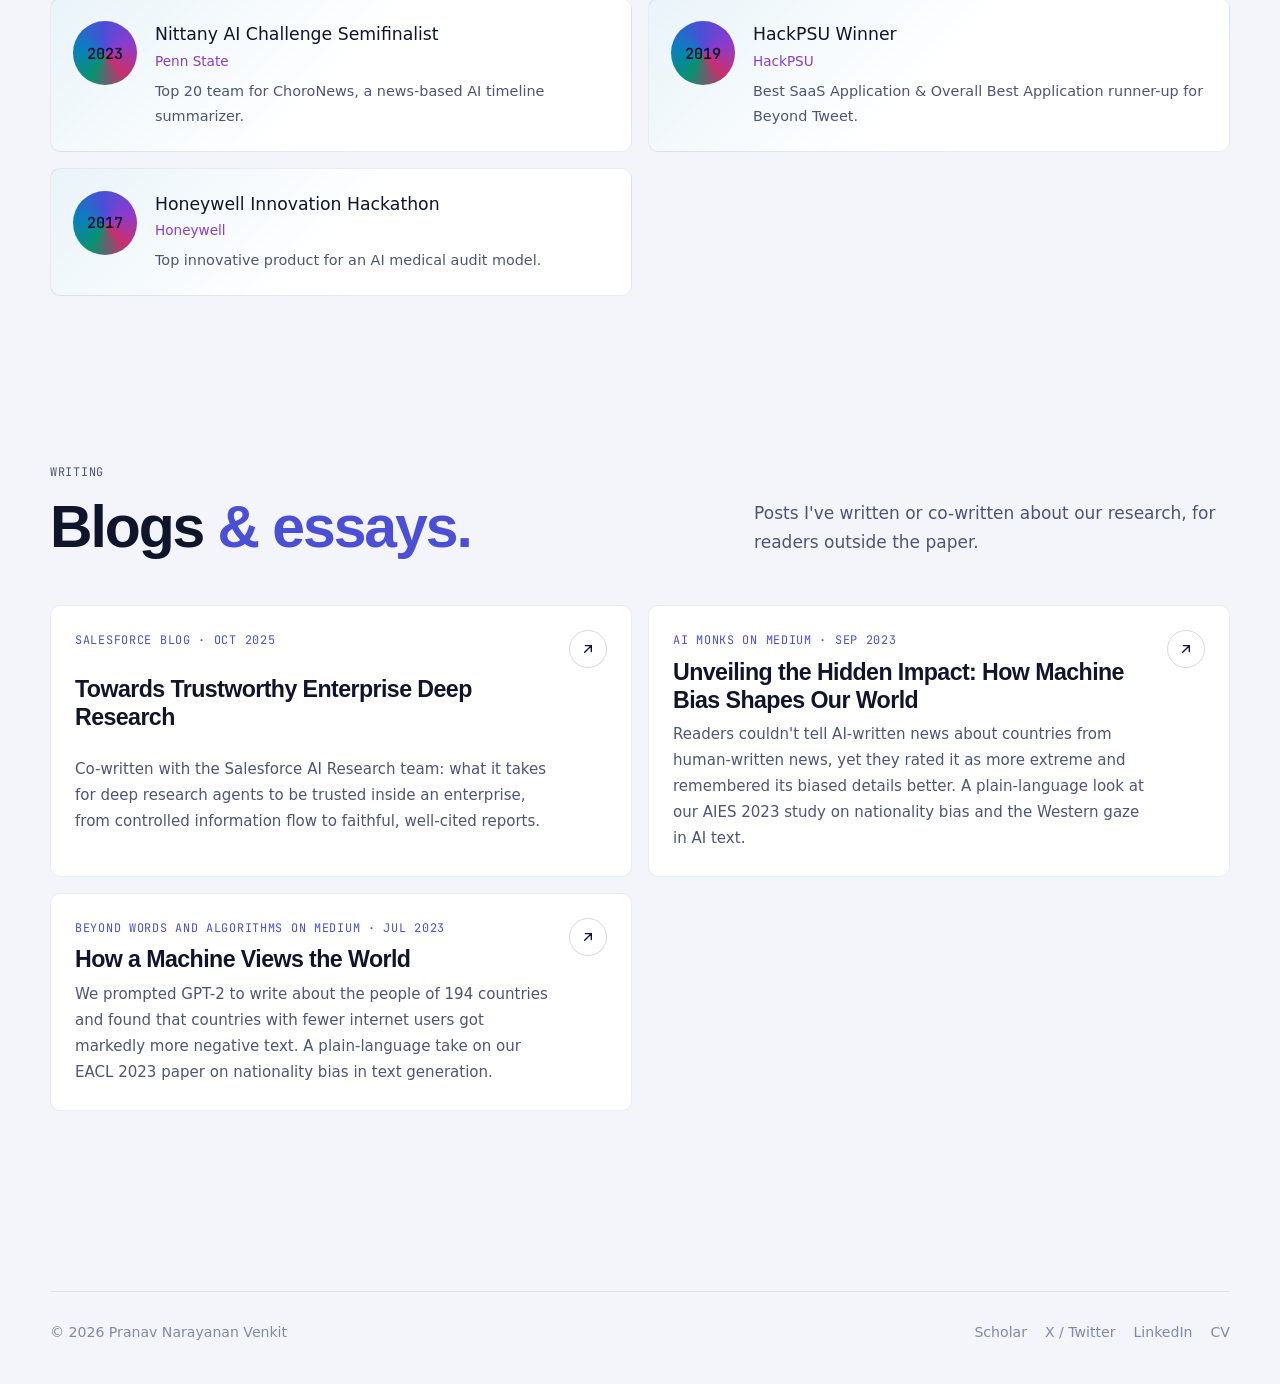
<file: press.html>
<!doctype html>
<html lang="en">
<head>
  <meta charset="utf-8" />
  <meta name="viewport" content="width=device-width, initial-scale=1" />
  <title>Press & Awards — Pranav N. Venkit</title>
  <meta name="description" content="Media coverage and awards for Pranav N. Venkit's research." />
  <link rel="icon" href="assets/favicon.svg" />
  <link rel="preconnect" href="https://fonts.googleapis.com" />
  <link rel="preconnect" href="https://fonts.gstatic.com" crossorigin />
  <link rel="preconnect" href="https://cdn.fontshare.com" crossorigin />
  <link href="https://api.fontshare.com/v2/css?f[]=cabinet-grotesk@500,700,800&f[]=switzer@400,500,600,400i&display=swap" rel="stylesheet" />
  <link href="https://fonts.googleapis.com/css2?family=JetBrains+Mono:wght@400;500;600&display=swap" rel="stylesheet" />
  <link rel="stylesheet" href="css/style.css?v=202611171454" />
  <script>document.documentElement.dataset.theme = new URLSearchParams(location.search).get("theme") || localStorage.getItem("theme") || "light";</script>
</head>
<body data-page="press">
  <header class="page-hero">
    <div class="hero-bg"><div class="blob b1" style="background:var(--orchid)"></div><div class="blob b3"></div></div>
    <div class="wrap">
      <span class="mono muted reveal">Press &amp; Awards</span>
      <h1 class="page-title reveal">In the <em class='grad-text'>headlines.</em></h1>
      <p class="reveal">Coverage in New Scientist, Fast Company, The Hill, VentureBeat, and others; recognition from EMNLP, CSCW, TrustNLP, DocEng, and Penn State; and things I've written.</p>
    </div>
  </header>

  <section class="wrap" style="padding-bottom:40px">
    <div class="sec-head reveal"><div><span class="mono muted">Media</span><h2>Press <em>coverage.</em></h2></div></div>
    <div class="press-grid stagger" id="press-grid"></div>
  </section>
  <section class="section wrap" style="padding-bottom:40px">
    <div class="sec-head reveal"><div><span class="mono muted">Recognition</span><h2>Awards <em>&amp; honors.</em></h2></div></div>
    <div class="awards stagger" id="awards"></div>
  </section>
  <section class="section wrap">
    <div class="sec-head reveal"><div><span class="mono muted">Writing</span><h2>Blogs <em>&amp; essays.</em></h2></div><p>Posts I've written or co-written about our research, for readers outside the paper.</p></div>
    <div class="writing-grid stagger" id="writing"></div>
  </section>

  <script src="js/scholar.js?v=202611171454"></script>
  <script src="js/data.js?v=202611171454"></script>
  <script src="js/space.js?v=202611171454"></script>
  <script src="js/main.js?v=202611171454"></script>
</body>
</html>
</file>
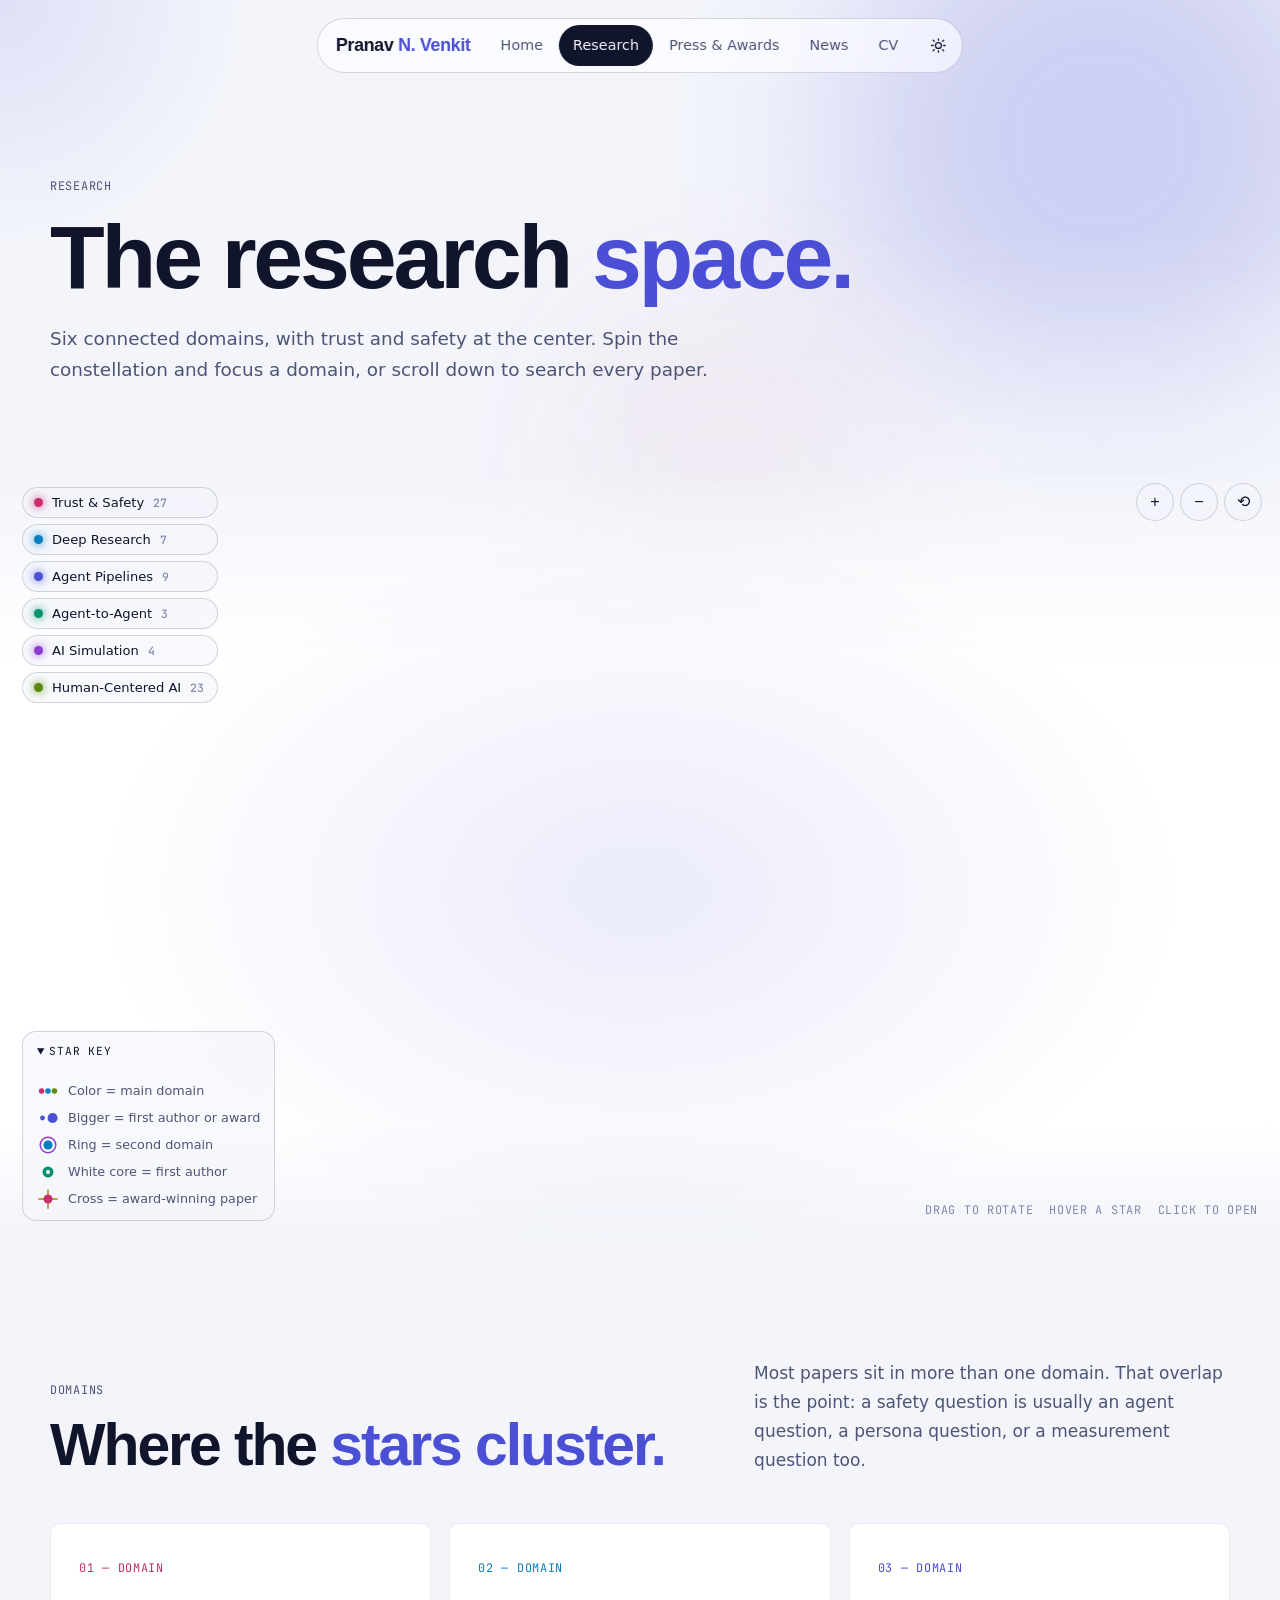
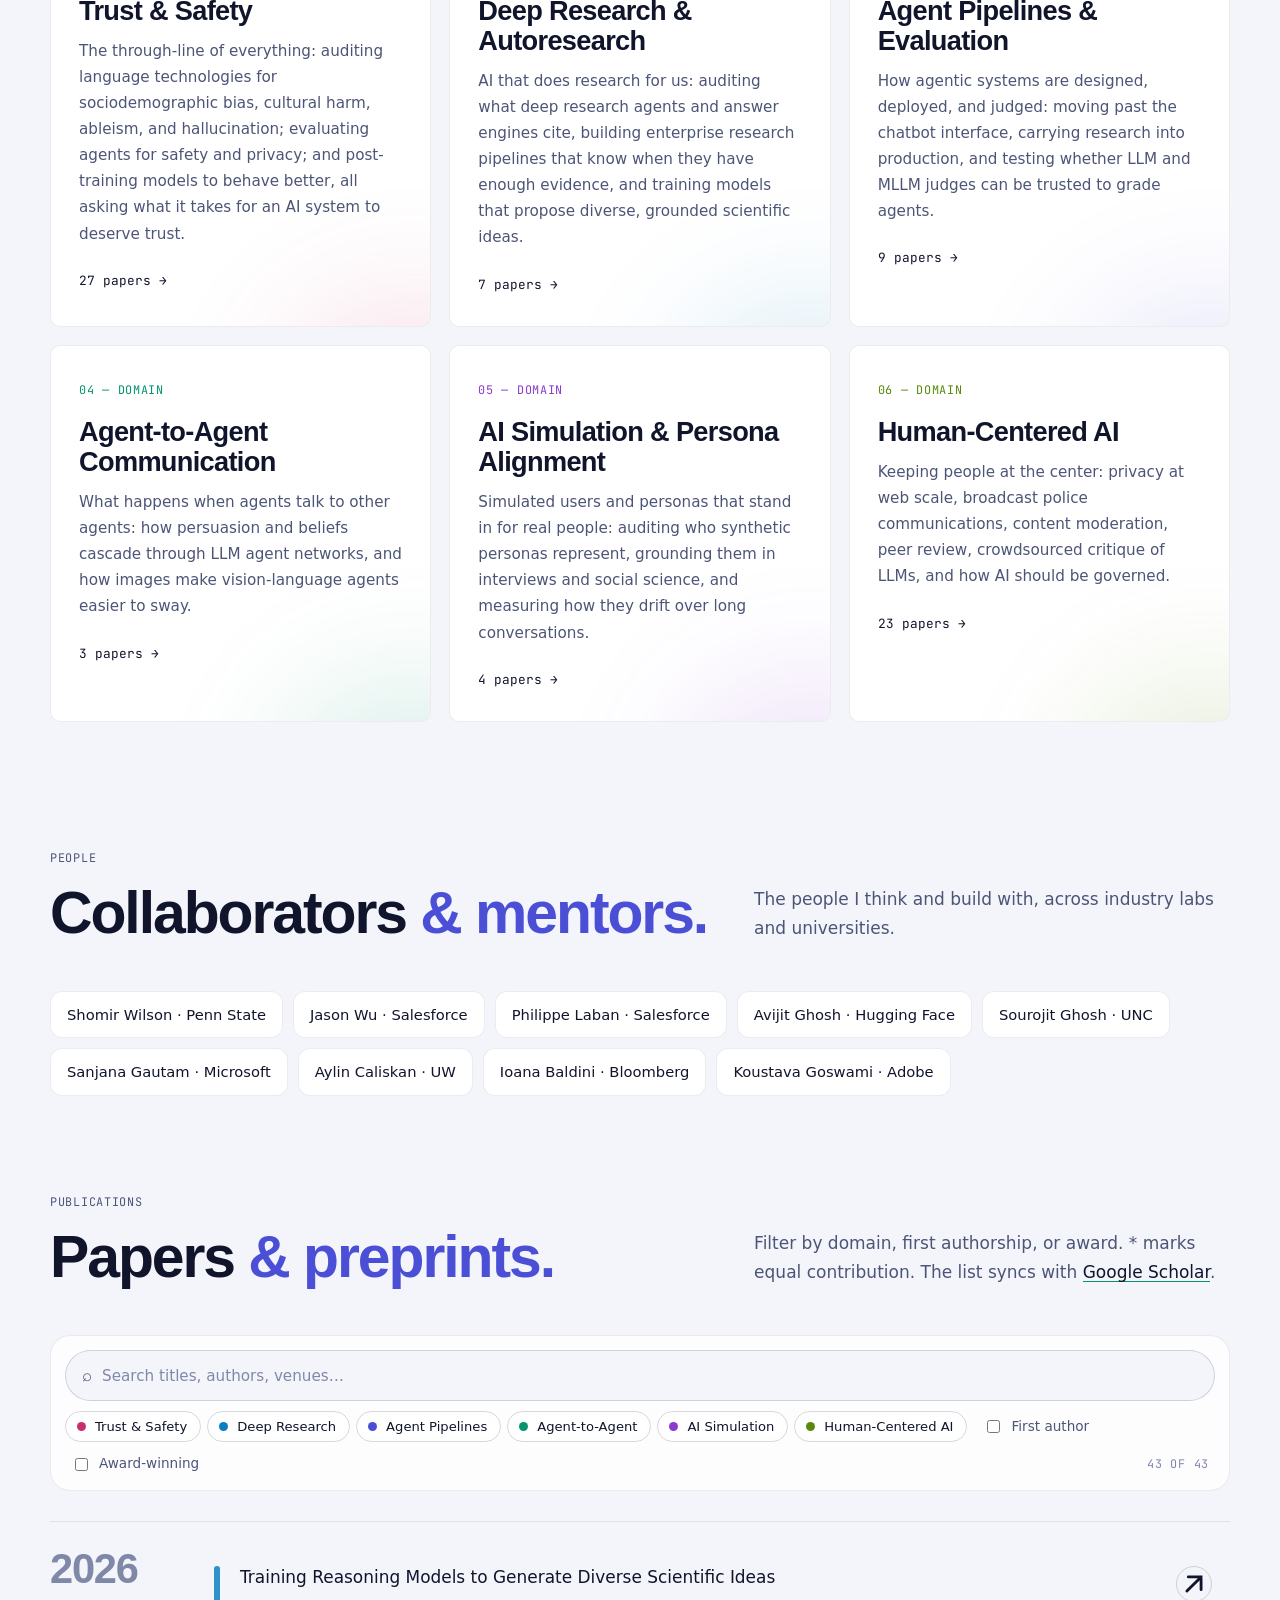
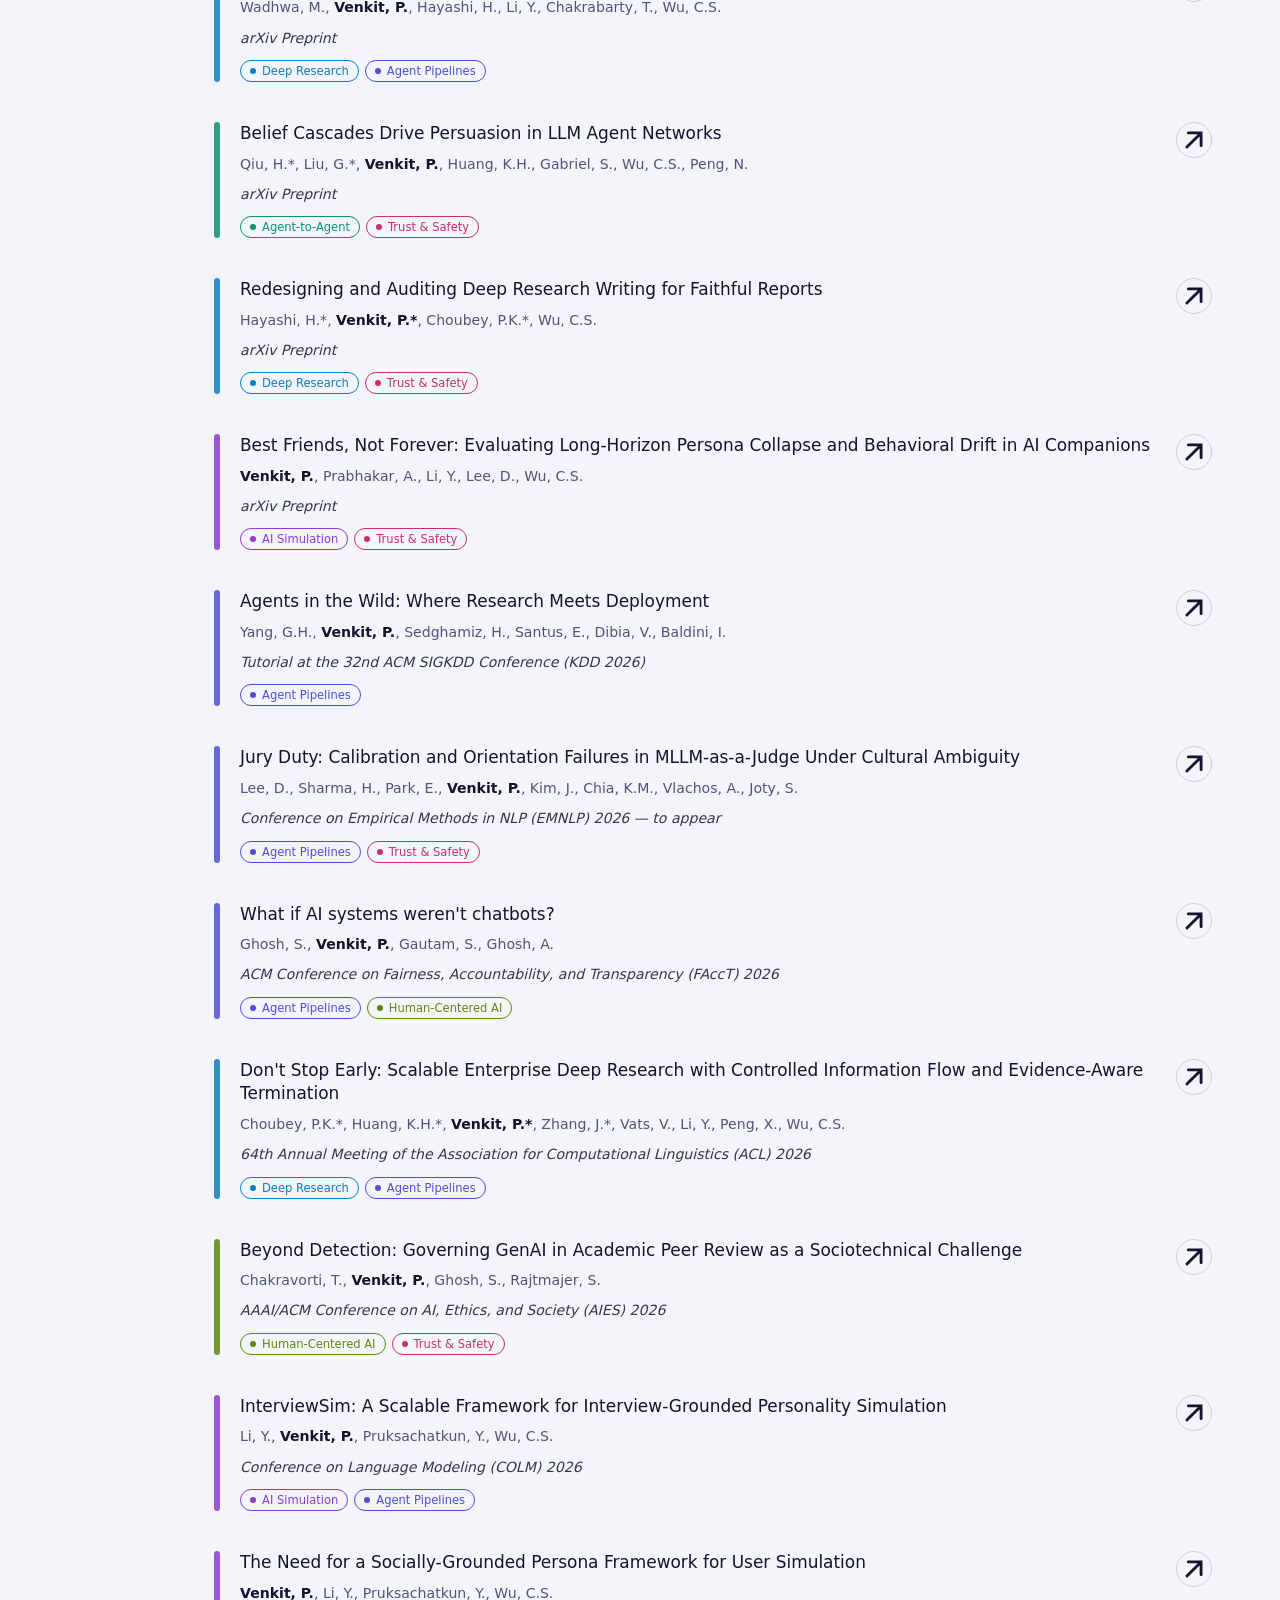
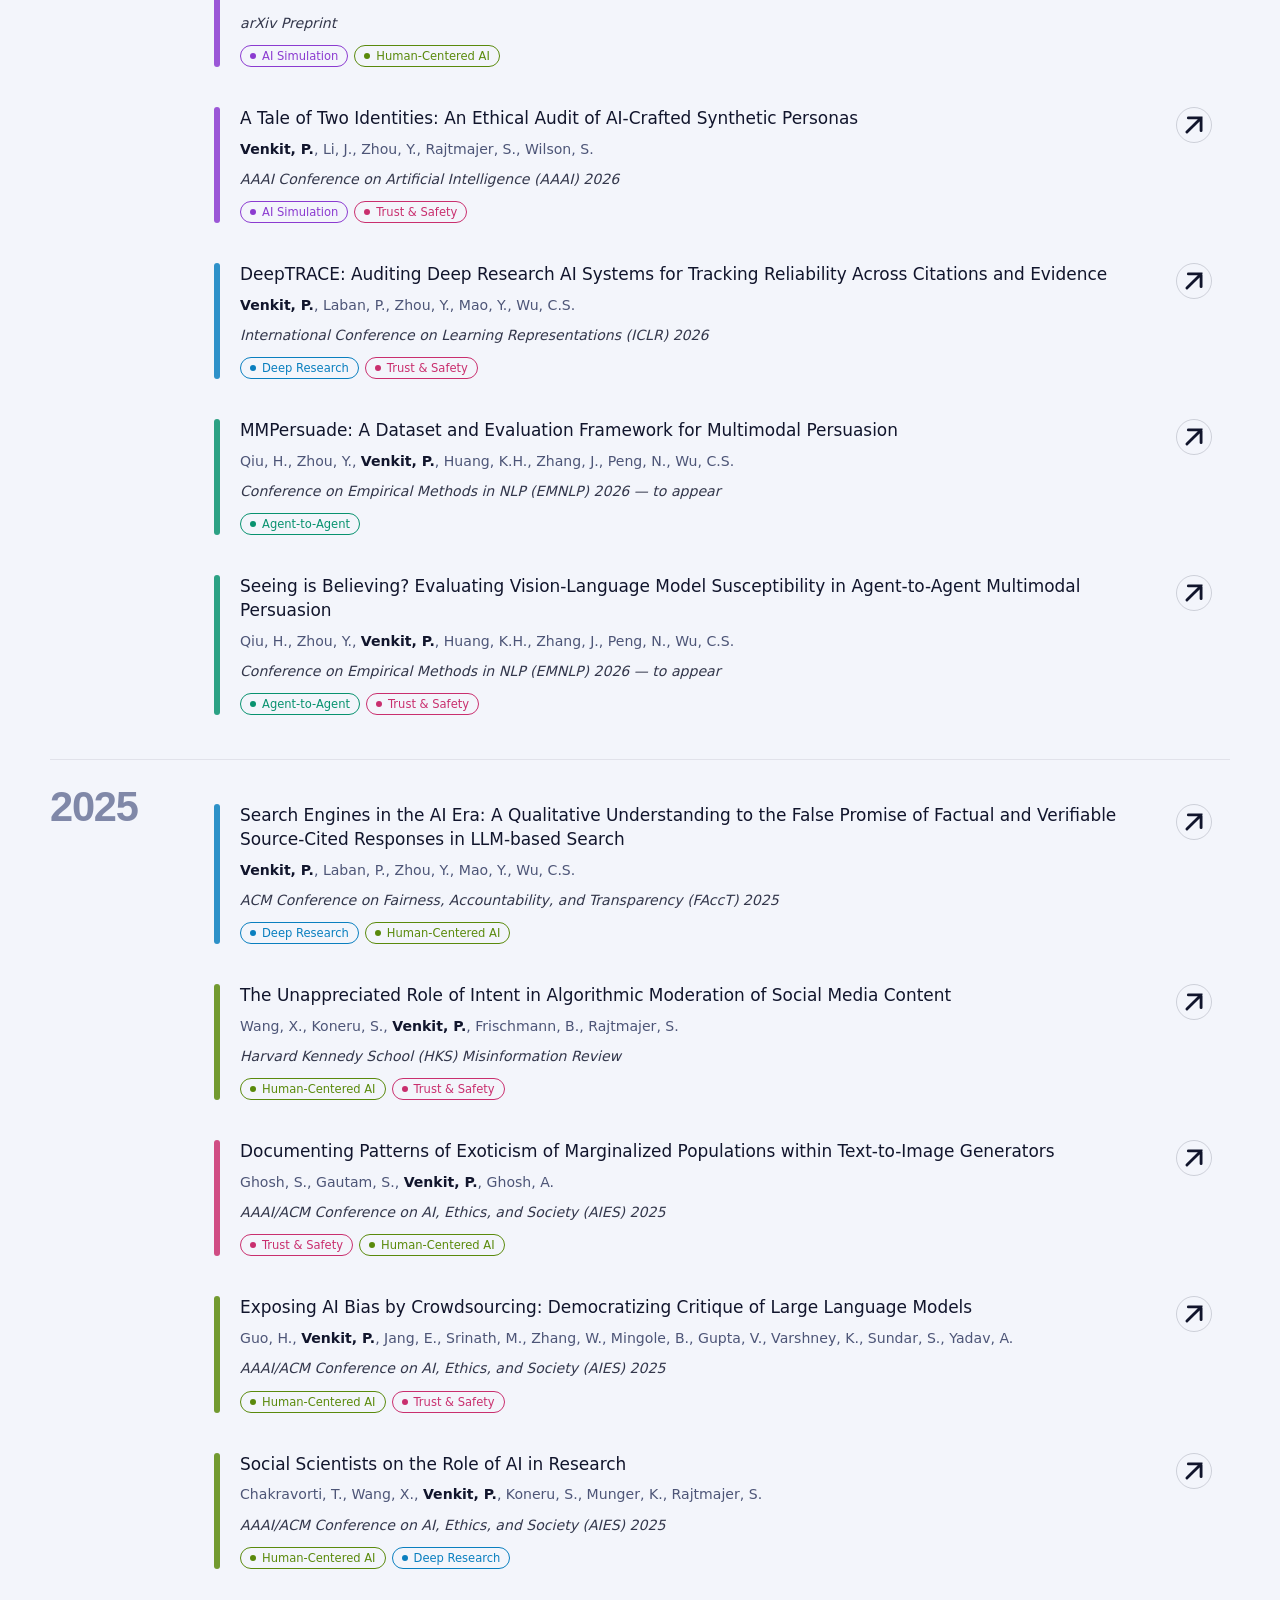
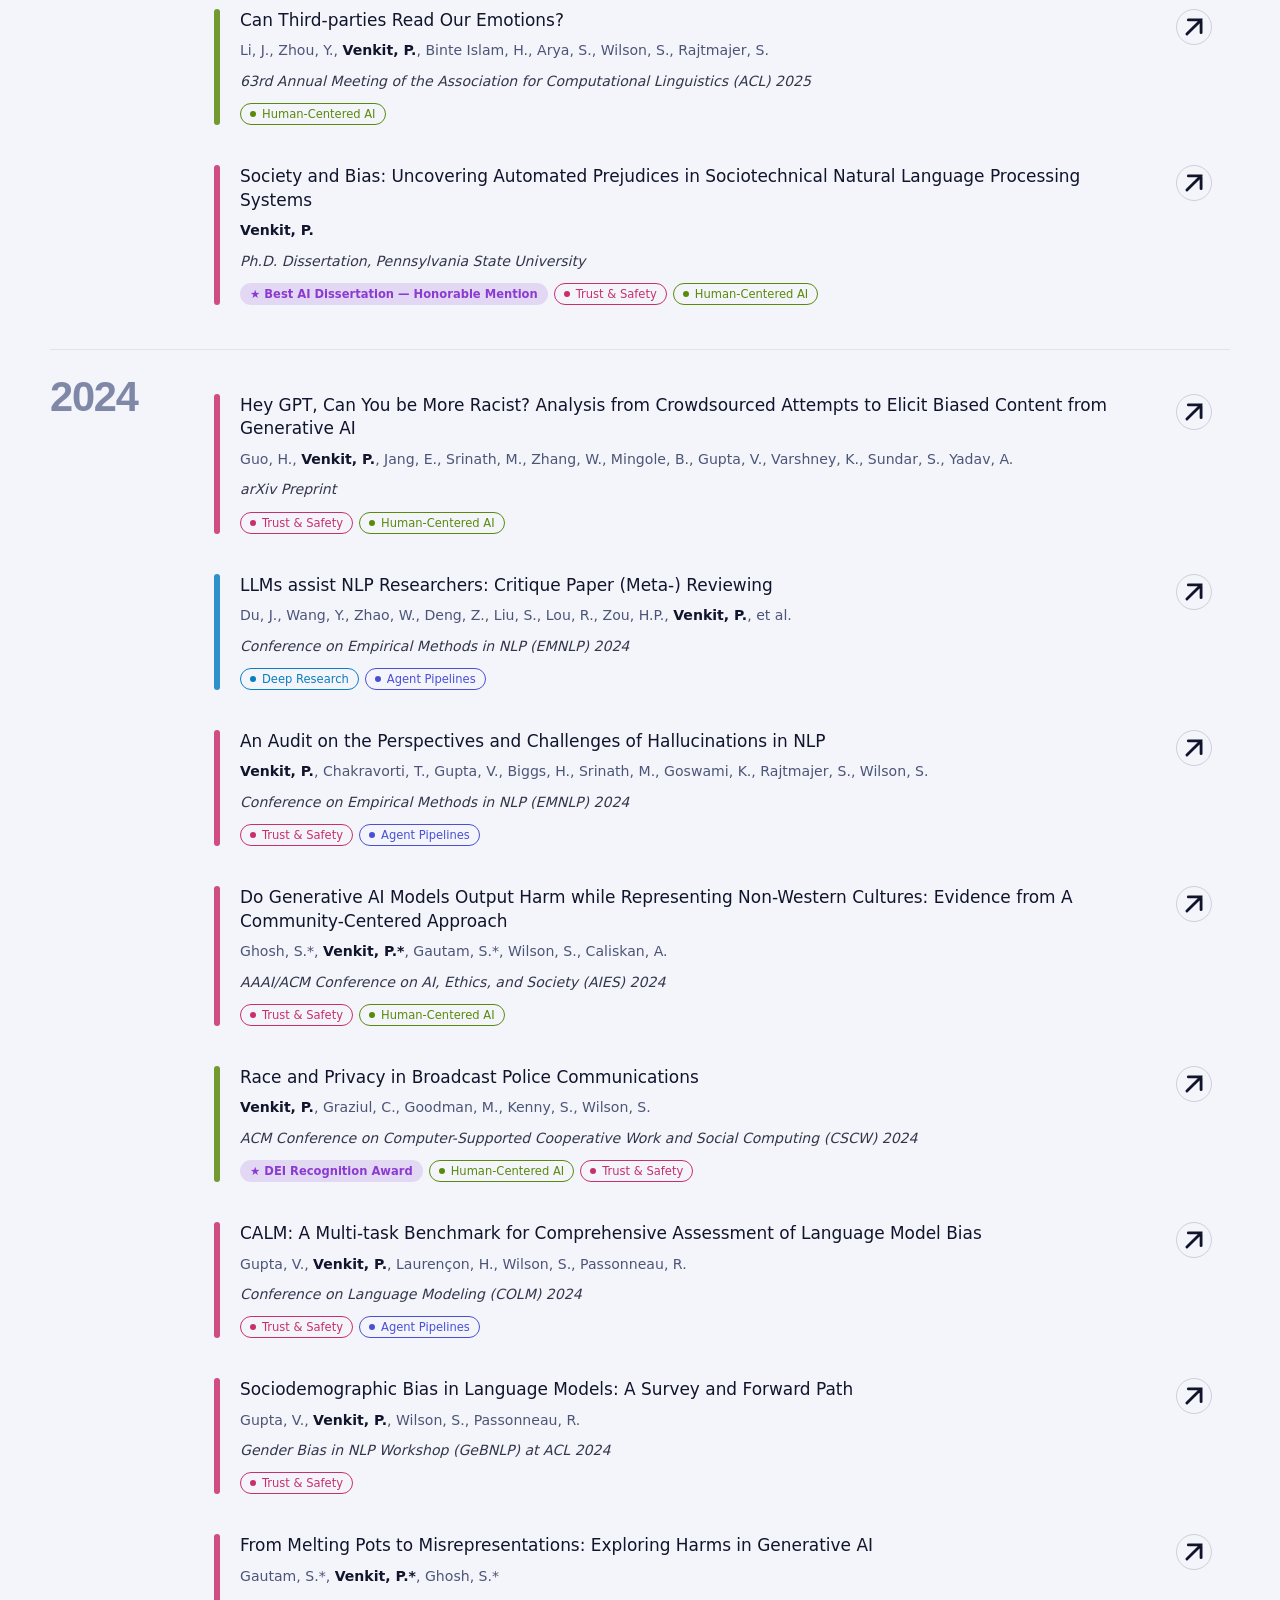
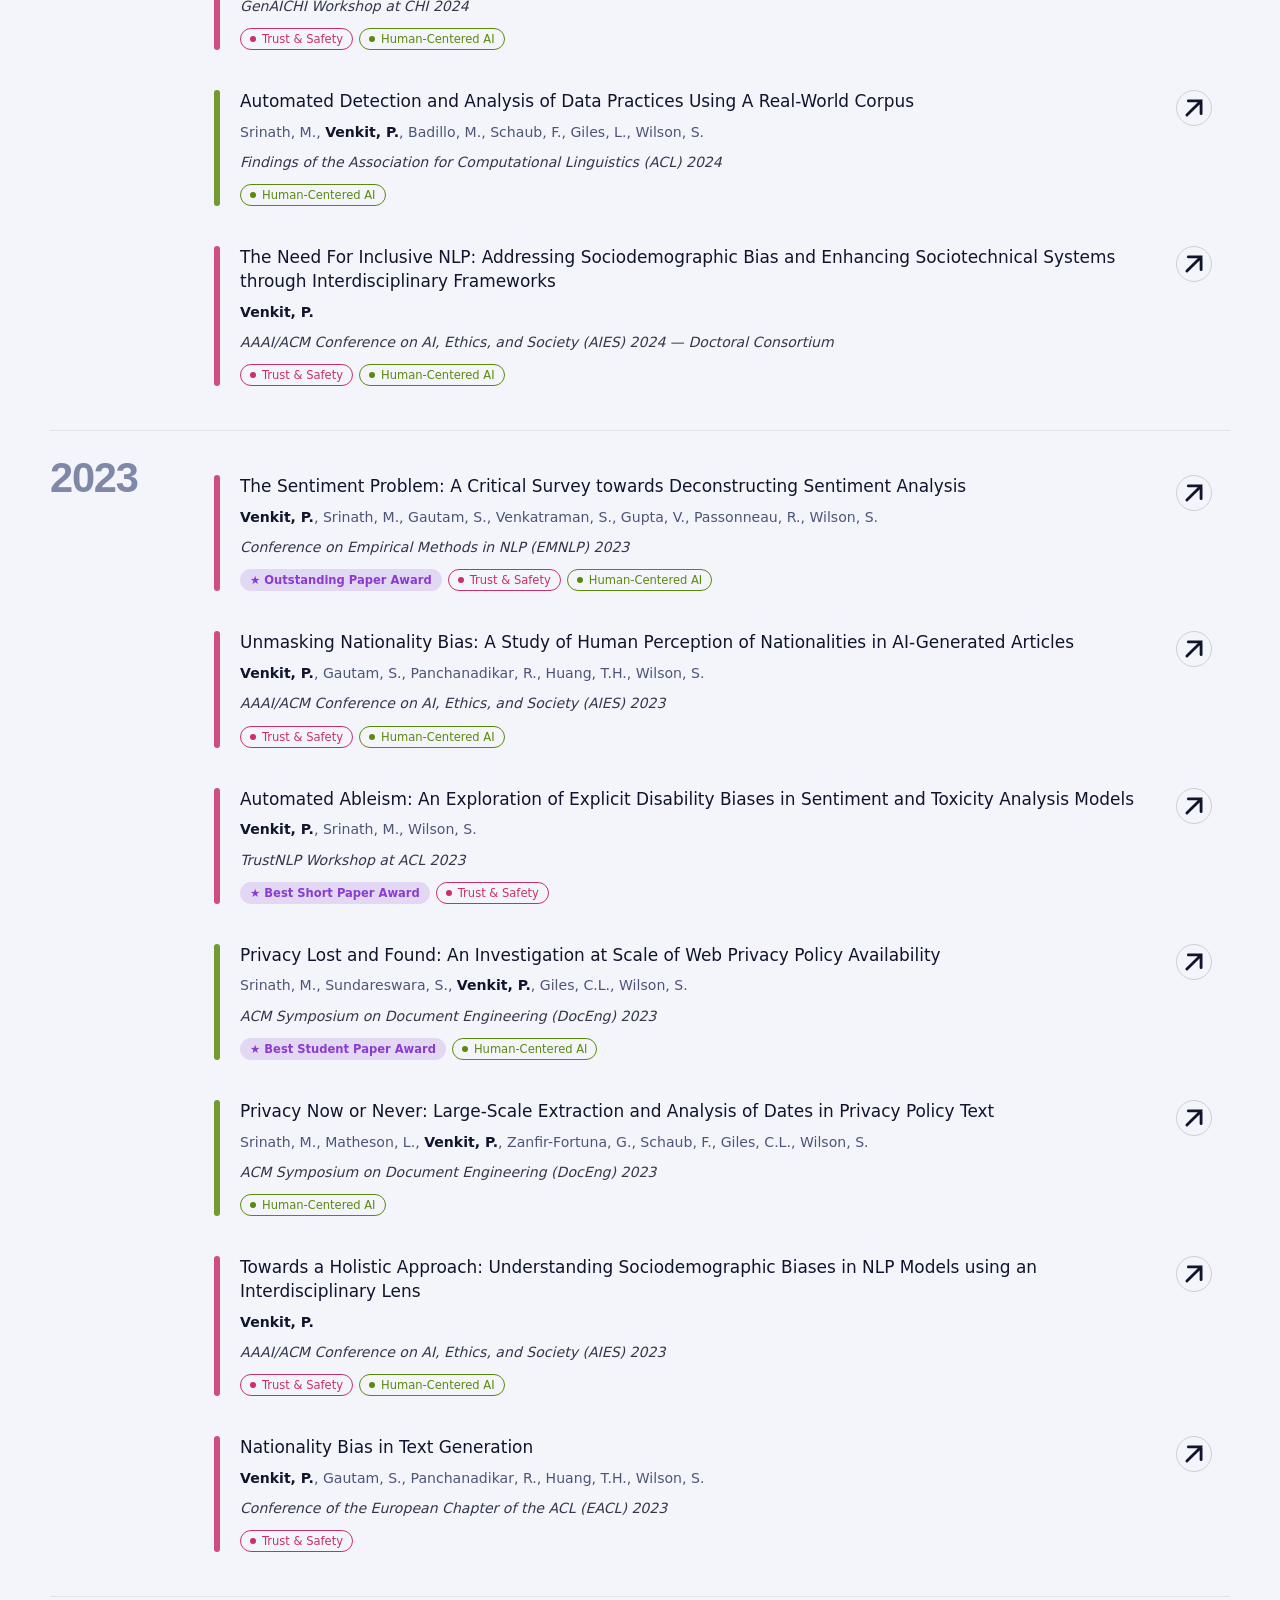
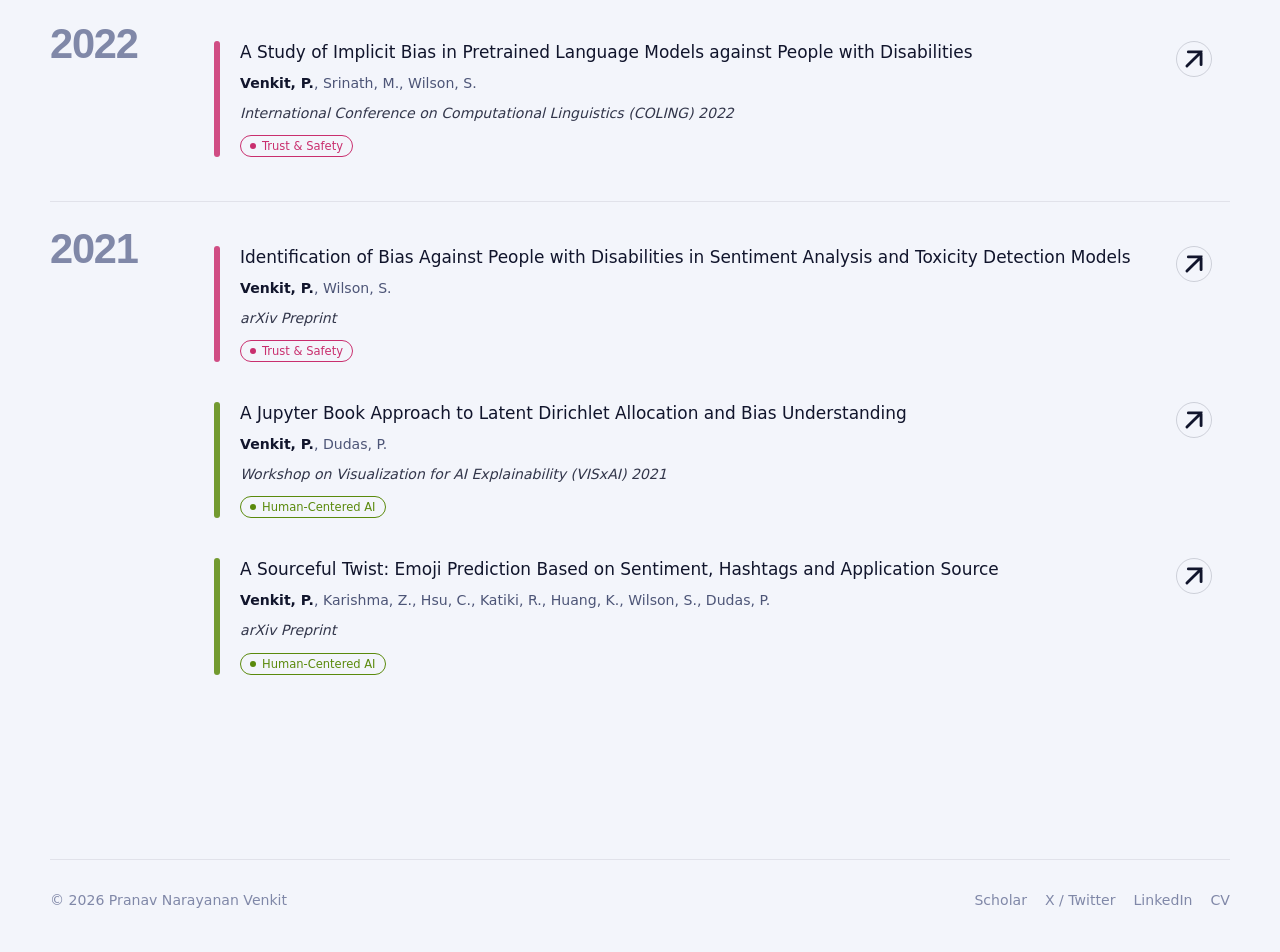
<file: research.html>
<!doctype html>
<html lang="en">
<head>
  <meta charset="utf-8" />
  <meta name="viewport" content="width=device-width, initial-scale=1" />
  <title>Research — Pranav N. Venkit</title>
  <meta name="description" content="Research and publications of Pranav N. Venkit: trust & safety, agentic and deep research systems, personas and user simulation, privacy & society, core NLP, and multimodal persuasion." />
  <link rel="icon" href="assets/favicon.svg" />
  <link rel="preconnect" href="https://fonts.googleapis.com" />
  <link rel="preconnect" href="https://fonts.gstatic.com" crossorigin />
  <link rel="preconnect" href="https://cdn.fontshare.com" crossorigin />
  <link href="https://api.fontshare.com/v2/css?f[]=cabinet-grotesk@500,700,800&f[]=switzer@400,500,600,400i&display=swap" rel="stylesheet" />
  <link href="https://fonts.googleapis.com/css2?family=JetBrains+Mono:wght@400;500;600&display=swap" rel="stylesheet" />
  <link rel="stylesheet" href="css/style.css?v=202611171454" />
  <script>document.documentElement.dataset.theme = new URLSearchParams(location.search).get("theme") || localStorage.getItem("theme") || "light";</script>
</head>
<body data-page="research">
  <header class="page-hero">
    <div class="hero-bg"><div class="blob b1" style="background:var(--indigo)"></div><div class="blob b3"></div></div>
    <div class="wrap">
      <span class="mono muted reveal">Research</span>
      <h1 class="page-title reveal">The research <em class='grad-text'>space.</em></h1>
      <p class="reveal">Six connected domains, with trust and safety at the center. Spin the constellation and focus a domain, or scroll down to search every paper.</p>
    </div>
  </header>

  <section><div class="space-shell full reveal" data-space="full"></div></section>
  <section class="section">
    <div class="wrap">
      <div class="sec-head reveal"><div><span class="mono muted">Domains</span><h2>Where the <em>stars cluster.</em></h2></div><p>Most papers sit in more than one domain. That overlap is the point: a safety question is usually an agent question, a persona question, or a measurement question too.</p></div>
      <div class="domain-grid stagger" id="domain-cards"></div>
    </div>
  </section>

  <section class="wrap" style="padding-bottom:90px">
    <div class="sec-head reveal"><div><span class="mono muted">People</span><h2>Collaborators <em>&amp; mentors.</em></h2></div><p>The people I think and build with, across industry labs and universities.</p></div>
    <div class="collab reveal" id="collab"></div>
  </section>

  <section class="wrap" id="publications" style="padding-bottom:80px">
    <div class="sec-head reveal"><div><span class="mono muted">Publications</span><h2>Papers <em>&amp; preprints.</em></h2></div><p>Filter by domain, first authorship, or award. * marks equal contribution. The list syncs with <a href="https://scholar.google.com/citations?user=oxgNwDsAAAAJ&hl=en" target="_blank" rel="noopener">Google Scholar</a>.</p></div>
    <div id="pubs">
      <div class="toolbar">
        <label class="search"><span class="muted">⌕</span><input type="search" placeholder="Search titles, authors, venues…" aria-label="Search publications" /></label>
        <div class="dom-chips" style="display:flex;flex-wrap:wrap;gap:6px"></div>
        <label class="toggle"><input type="checkbox" id="f-first" /> First author</label>
        <label class="toggle"><input type="checkbox" id="f-award" /> Award-winning</label>
        <span class="result-count mono"></span>
      </div>
      <div class="pub-out"></div>
    </div>
  </section>

  <script src="js/scholar.js?v=202611171454"></script>
  <script src="js/data.js?v=202611171454"></script>
  <script src="js/space.js?v=202611171454"></script>
  <script src="js/main.js?v=202611171454"></script>
</body>
</html>
</file>
<file: css/style.css>
/* ==========================================================================
   Palette — "Dawn" (light, default) and "Aurora" (dark)
   One base, one text color, and six domain hues per theme. Every color on the
   site — including the Research Space canvas — comes from these variables.
   ========================================================================== */
:root {
  color-scheme: dark;
  --ink: #050918;
  --ink-2: #0a1024;
  --ink-3: #121a35;
  --fg-rgb: 236, 239, 250;
  --bg-rgb: 5, 9, 24;
  --panel-rgb: 10, 16, 36;
  --line: rgba(var(--fg-rgb), 0.08);
  --line-2: rgba(var(--fg-rgb), 0.16);
  --paper: #eceffa;
  --muted: #98a1c2;
  --dim: #5d668c;
  --on-accent: #060a1b;

  --magenta: #ff5fa2; /* Trust & Safety */
  --cyan: #4cc9ff;    /* Deep Research & Autoresearch */
  --indigo: #7f83ff;  /* Agent Pipelines & Evaluation */
  --teal: #34e3b5;    /* Agent-to-Agent Communication */
  --orchid: #c77dff;  /* AI Simulation & Persona Alignment */
  --lime: #c2ef6a;    /* Human-Centered AI */
  --star: #f4e2a6;    /* starlight: award markers only, never text */

  --glow: 0.7;        /* strength of the blurred color fields */
  --grain: 0.045;

  --grad: linear-gradient(100deg, var(--teal), var(--cyan) 28%, var(--indigo) 52%, var(--orchid) 76%, var(--magenta));

  --f-display: "Cabinet Grotesk", "Helvetica Neue", Arial, sans-serif;
  --f-body: "Switzer", system-ui, -apple-system, sans-serif;
  --f-mono: "JetBrains Mono", ui-monospace, monospace;

  --r: 10px;
  --wrap: 1180px;
  --ease: cubic-bezier(0.2, 0.8, 0.2, 1);
}
[data-theme="light"] {
  color-scheme: light;
  --ink: #f3f5fb;
  --ink-2: #ffffff;
  --ink-3: #e5e9f4;
  --fg-rgb: 17, 21, 44;
  --bg-rgb: 243, 245, 251;
  --panel-rgb: 255, 255, 255;
  --paper: #11152c;
  --muted: #4d5577;
  --dim: #8088a8;

  --magenta: #c92f6e;
  --cyan: #0a7fbf;
  --indigo: #4a4fd6;
  --teal: #08926f;
  --orchid: #8b3bd0;
  --lime: #5a8a0c;
  --star: #a8820f;

  --glow: 0.55;
  --grain: 0.03;
}

*,
*::before,
*::after { box-sizing: border-box; }

html { scroll-behavior: smooth; }

body {
  margin: 0;
  background: var(--ink);
  color: var(--paper);
  font: 400 17px/1.72 var(--f-body);
  transition: background 0.35s, color 0.35s;
  -webkit-font-smoothing: antialiased;
  overflow-x: hidden;
}

/* Film grain over everything */
body::after {
  content: "";
  position: fixed;
  inset: -50%;
  pointer-events: none;
  z-index: 100;
  opacity: 0;
  background-image: url("data:image/svg+xml;utf8,<svg xmlns='http://www.w3.org/2000/svg' width='160' height='160'><filter id='n'><feTurbulence type='fractalNoise' baseFrequency='.9' numOctaves='3' stitchTiles='stitch'/></filter><rect width='100%' height='100%' filter='url(%23n)'/></svg>");
}
@keyframes grain {
  0% { transform: translate(0, 0); }
  25% { transform: translate(-3%, 2%); }
  50% { transform: translate(2%, -3%); }
  75% { transform: translate(-2%, -1%); }
  100% { transform: translate(0, 0); }
}

a { color: inherit; text-decoration: none; }
p a, li a, .news-text a, .prose a:not(.btn) {
  color: var(--paper);
  background: linear-gradient(var(--teal), var(--teal)) 0 100% / 100% 1px no-repeat;
  transition: background-size 0.3s var(--ease), color 0.2s;
}
p a:hover, li a:hover, .news-text a:hover, .prose a:not(.btn):hover { color: var(--on-accent); background-size: 100% 100%; }

img { max-width: 100%; display: block; }
::selection { background: var(--teal); color: var(--on-accent); }

.wrap { width: min(var(--wrap), 100% - 48px); margin-inline: auto; }

.mono { font-family: var(--f-mono); font-size: 0.74rem; letter-spacing: 0.06em; text-transform: uppercase; }
.muted { color: var(--muted); }
.grad-text { color: var(--indigo); }

/* Cursor spotlight */
.spotlight {
  position: fixed;
  width: 560px;
  height: 560px;
  left: 0;
  top: 0;
  border-radius: 50%;
  pointer-events: none;
  z-index: 0;
  background: radial-gradient(circle, color-mix(in srgb, var(--indigo) 12%, transparent), transparent 62%);
  transform: translate(-50%, -50%);
  transition: opacity 0.4s;
}

/* ---------- Navigation ---------- */
.nav {
  position: fixed;
  top: 18px;
  left: 50%;
  transform: translateX(-50%);
  z-index: 50;
  display: flex;
  align-items: center;
  gap: 6px;
  padding: 6px 6px 6px 18px;
  border: 1px solid var(--line-2);
  border-radius: 999px;
  background: rgba(var(--panel-rgb), 0.62);
  backdrop-filter: blur(16px) saturate(140%);
  -webkit-backdrop-filter: blur(16px) saturate(140%);
  transition: transform 0.45s var(--ease);
}
.nav.hide { transform: translate(-50%, -120%); }
.nav .brand {
  font-family: var(--f-display);
  font-weight: 700;
  font-size: 1.12rem;
  letter-spacing: -0.02em;
  margin-right: 10px;
  white-space: nowrap;
}
.nav .brand i { font-style: normal; color: var(--indigo); }
.nav-links { display: flex; gap: 2px; }
.nav-links a {
  position: relative;
  white-space: nowrap;
  padding: 8px 14px;
  border-radius: 999px;
  font-size: 0.9rem;
  color: var(--muted);
  transition: color 0.2s, background 0.2s;
}
.nav-links a:hover { color: var(--paper); background: rgba(var(--fg-rgb), 0.06); }
.nav-links a.active { color: var(--ink); background: var(--paper); }
.nav .nav-toggle { display: none; }

/* ---------- Buttons ---------- */
.btn {
  display: inline-flex;
  align-items: center;
  gap: 10px;
  padding: 13px 22px;
  border-radius: 999px;
  border: 1px solid var(--line-2);
  font-weight: 500;
  font-size: 0.95rem;
  transition: background 0.25s, color 0.25s, border-color 0.25s, transform 0.25s var(--ease);
  will-change: transform;
}
.btn:hover { border-color: var(--paper); }
.btn.solid { background: var(--paper); color: var(--ink); border-color: var(--paper); }
.btn.solid:hover { background: var(--cyan); border-color: var(--cyan); color: var(--on-accent); }
.btn svg { width: 16px; height: 16px; }

/* ---------- Hero ---------- */
.hero {
  position: relative;
  min-height: min(100vh, 940px);
  display: grid;
  align-items: center;
  padding: 120px 0 110px;
  overflow-x: clip; /* clip sideways only, so the glow can fade below */
}
/* The glow runs past the bottom of the header and fades out over the next
   section, so there is never an edge where one ends and the other begins. */
.hero-bg {
  position: absolute;
  inset: 0 0 -320px;
  z-index: -1;
  overflow: hidden;
  pointer-events: none;
  -webkit-mask-image: linear-gradient(to bottom, #000 30%, transparent);
  mask-image: linear-gradient(to bottom, #000 30%, transparent);
}
.blob {
  position: absolute;
  border-radius: 50%;
  filter: blur(90px);
  opacity: calc(0.4 * var(--glow));
  animation: float 18s ease-in-out infinite alternate;
}
.blob.b1 { width: 520px; height: 520px; background: var(--indigo); top: -120px; right: -80px; }
.blob.b2 { width: 420px; height: 420px; background: var(--teal); bottom: -160px; left: -120px; animation-delay: -6s; opacity: calc(0.28 * var(--glow)); }
.blob.b3 { width: 300px; height: 300px; background: var(--magenta); top: 40%; left: 45%; animation-delay: -12s; opacity: calc(0.18 * var(--glow)); }
@keyframes float {
  to { transform: translate(60px, 40px) scale(1.15); }
}

.hero-grid {
  display: grid;
  grid-template-columns: 1.35fr 1fr;
  gap: 56px;
  align-items: center;
}
.eyebrow { display: inline-flex; align-items: center; gap: 10px; color: var(--muted); }

.hero .tagline {
  font: 500 clamp(1.35rem, 2.3vw, 1.85rem)/1.25 var(--f-display);
  letter-spacing: -0.02em;
  color: var(--paper);
  max-width: 30ch;
  margin: 22px 0 0;
}
.hero .tagline em { font-style: normal; color: var(--indigo); }
.hero h1 {
  font-family: var(--f-display);
  font-weight: 800;
  font-size: clamp(3rem, 7.6vw, 6.6rem);
  line-height: 0.95;
  letter-spacing: -0.04em;
  margin: 22px 0 26px;
}
.hero h1 .line { display: block; overflow: hidden; }
.hero h1 .line > span { display: inline-block; transform: translateY(105%); animation: rise 1.1s var(--ease) forwards; }
.hero h1 .line:nth-child(2) > span { animation-delay: 0.12s; }
.hero h1 em { font-style: normal; color: var(--indigo); }
@keyframes rise { to { transform: none; } }

.hero .lede { font-size: clamp(1.1rem, 1.6vw, 1.32rem); color: var(--muted); max-width: 38ch; margin: 18px 0 14px; }
.hero .lede b { color: var(--paper); font-weight: 500; }
.rotator { font-family: var(--f-mono); font-size: clamp(0.95rem, 1.3vw, 1.1rem); min-height: 1.6em; margin-bottom: 34px; }
.rotator .word { transition: color 0.4s; }
.rotator .caret { display: inline-block; width: 2px; height: 1.05em; background: currentColor; margin-left: 3px; vertical-align: -0.12em; animation: blink 1s steps(1) infinite; }
@keyframes blink { 50% { opacity: 0; } }
.hero-ctas { display: flex; flex-wrap: wrap; gap: 12px; }

.portrait-wrap { position: relative; aspect-ratio: 1; max-width: 460px; justify-self: center; width: 100%; }
.portrait {
  position: absolute;
  inset: 12%;
  border-radius: 46% 54% 58% 42% / 48% 42% 58% 52%;
  overflow: hidden;
  animation: morph 14s ease-in-out infinite;
  box-shadow: 0 30px 80px -20px color-mix(in srgb, var(--indigo) 45%, transparent);
}
.portrait img { width: 100%; height: 100%; object-fit: cover; object-position: 50% 4%; }
@keyframes morph {
  50% { border-radius: 58% 42% 44% 56% / 42% 58% 42% 58%; }
}
.orbit { position: absolute; inset: 0; border: 1px dashed var(--line-2); border-radius: 50%; animation: spin 40s linear infinite; }
.orbit.o2 { inset: 5%; animation-duration: 28s; animation-direction: reverse; border-style: solid; border-color: var(--line); }
.orbit .planet { position: absolute; width: 14px; height: 14px; border-radius: 50%; top: 50%; left: -7px; margin-top: -7px; box-shadow: 0 0 18px currentColor; background: currentColor; }
@keyframes spin { to { transform: rotate(360deg); } }
.orbit-tag {
  position: absolute;
  padding: 7px 13px;
  border-radius: 999px;
  background: rgba(var(--panel-rgb), 0.8);
  border: 1px solid var(--line-2);
  backdrop-filter: blur(8px);
  font-size: 0.8rem;
  white-space: nowrap;
  animation: bob 6s ease-in-out infinite;
}
.orbit-tag i { display: inline-block; width: 8px; height: 8px; border-radius: 50%; margin-right: 7px; }
@keyframes bob { 50% { transform: translateY(-8px); } }

.scroll-cue { position: absolute; bottom: 28px; left: 50%; transform: translateX(-50%); color: var(--dim); display: flex; flex-direction: column; align-items: center; gap: 8px; }
.scroll-cue span { width: 1px; height: 42px; background: linear-gradient(var(--paper), transparent); animation: drip 2s var(--ease) infinite; transform-origin: top; }
@keyframes drip { 0% { transform: scaleY(0); } 50% { transform: scaleY(1); } 100% { transform: scaleY(1); opacity: 0; } }

/* ---------- Highlights (home) ----------
   A ruled, numbered index rather than cards: meta column, title, arrow.
   Hover washes the row in its own accent. */
.highlights { padding-top: 0; }
.hl-head { display: flex; justify-content: space-between; padding-bottom: 14px; border-bottom: 1px solid var(--paper); color: var(--paper); }
.hl {
  --c: var(--cyan);
  position: relative;
  display: grid;
  grid-template-columns: 56px 210px 1fr 48px;
  gap: 0 28px;
  align-items: start;
  padding: 34px 0;
  border-bottom: 1px solid var(--line-2);
  isolation: isolate;
}
.hl::before {
  content: "";
  position: absolute;
  inset: 0 -24px;
  z-index: -1;
  background: color-mix(in srgb, var(--c) 9%, transparent);
  transform: scaleY(0);
  transform-origin: bottom;
  transition: transform 0.45s var(--ease);
}
.hl:hover::before, .hl:focus-visible::before { transform: none; }
.hl-n { color: var(--c); padding-top: 8px; }
.hl-meta { color: var(--muted); line-height: 1.7; padding-top: 6px; }
.hl-meta b, .hl-meta span { display: block; }
.hl-meta b { color: var(--paper); font-weight: 500; }
.hl h3 { font: 700 clamp(1.6rem, 2.8vw, 2.4rem)/1.05 var(--f-display); letter-spacing: -0.03em; margin: 0 0 12px; max-width: 22ch; }
.hl h3 em { font-style: normal; color: var(--c); }
.hl p { color: var(--muted); margin: 0; font-size: 0.98rem; max-width: 60ch; }
.hl-go {
  justify-self: end;
  width: 44px;
  height: 44px;
  display: grid;
  place-items: center;
  border: 1px solid var(--line-2);
  border-radius: 50%;
  transition: background 0.3s, color 0.3s, border-color 0.3s, transform 0.4s var(--ease);
}
.hl:hover .hl-go, .hl:focus-visible .hl-go { background: var(--c); border-color: var(--c); color: var(--ink-2); transform: rotate(45deg); }

/* ---------- Stats ---------- */
.stats { display: grid; grid-template-columns: repeat(4, 1fr); border-block: 1px solid var(--line); }
.stat { padding: 34px 26px; border-left: 1px solid var(--line); }
.stat:first-child { border-left: 0; }
.stat .num { font-family: var(--f-display); font-weight: 700; font-size: clamp(2.4rem, 4.6vw, 3.8rem); line-height: 1; letter-spacing: -0.035em; }
.stat .lbl { margin-top: 10px; color: var(--muted); }

/* ---------- Sections ---------- */
section { position: relative; z-index: 1; }
.section { padding: 120px 0; }
.sec-head { display: flex; align-items: end; justify-content: space-between; gap: 24px; margin-bottom: 48px; flex-wrap: wrap; }
.sec-head h2, .page-title {
  font-family: var(--f-display);
  font-weight: 700;
  font-size: clamp(2.2rem, 4.6vw, 3.7rem);
  line-height: 1.02;
  letter-spacing: -0.035em;
  margin: 12px 0 0;
}
.sec-head h2 em, .page-title em { font-style: normal; color: var(--indigo); }
.sec-head p { max-width: 44ch; color: var(--muted); margin: 0; }
.sec-head.center { flex-direction: column; align-items: center; text-align: center; }
.sec-head.center p { max-width: 62ch; }

.page-hero { padding: 170px 0 60px; position: relative; }
.page-hero .page-title { font-size: clamp(2.8rem, 7vw, 5.6rem); line-height: 1.04; }
.page-hero p { color: var(--muted); max-width: 58ch; font-size: 1.15rem; }

/* ---------- Research Space ---------- */
.space-shell {
  position: relative;
  border: 1px solid var(--line);
  border-radius: 28px;
  background:
    radial-gradient(ellipse at 50% 45%, color-mix(in srgb, var(--indigo) 11%, transparent), transparent 60%),
    radial-gradient(ellipse at 20% 80%, color-mix(in srgb, var(--cyan) 7%, transparent), transparent 50%),
    var(--ink-2);
  overflow: hidden;
}
.space-shell.full {
  border-radius: 0;
  border: 0;
  height: min(86vh, 900px);
  /* no top edge: the panel fades in from the page behind the header glow */
  background:
    radial-gradient(ellipse at 50% 55%, color-mix(in srgb, var(--indigo) 11%, transparent), transparent 60%),
    linear-gradient(to bottom, transparent, var(--ink-2) 200px, var(--ink-2) calc(100% - 120px), transparent);
}
.space-canvas { display: block; width: 100%; height: 640px; cursor: grab; touch-action: pan-y; }
.space-shell.full .space-canvas { height: 100%; }
.space-canvas.dragging { cursor: grabbing; }
.space-canvas.pointing { cursor: pointer; }

.space-legend {
  position: absolute;
  left: 22px;
  top: 22px;
  display: flex;
  flex-direction: column;
  gap: 6px;
  z-index: 2;
}
.chip {
  display: inline-flex;
  align-items: center;
  gap: 9px;
  padding: 7px 13px 7px 11px;
  border-radius: 999px;
  border: 1px solid var(--line-2);
  background: rgba(var(--bg-rgb), 0.55);
  backdrop-filter: blur(8px);
  color: var(--paper);
  font: 500 0.82rem var(--f-body);
  cursor: pointer;
  transition: border-color 0.2s, background 0.2s, opacity 0.2s, transform 0.2s var(--ease);
}
.chip i { width: 9px; height: 9px; border-radius: 50%; flex: none; }
.chip:hover { transform: translateX(3px); }
.chip.on { background: var(--paper); color: var(--ink); border-color: var(--paper); }
.chip.off { opacity: 0.45; }
.chip .n { font-family: var(--f-mono); font-size: 0.72rem; color: var(--dim); }
.chip.on .n { color: var(--ink-3); }

.space-hint {
  position: absolute;
  right: 22px;
  bottom: 18px;
  color: var(--dim);
  z-index: 2;
  display: flex;
  gap: 16px;
  pointer-events: none;
}
.space-controls { position: absolute; right: 18px; top: 18px; display: flex; gap: 6px; z-index: 2; }
.icon-btn {
  width: 38px;
  height: 38px;
  border-radius: 50%;
  border: 1px solid var(--line-2);
  background: rgba(var(--bg-rgb), 0.55);
  color: var(--paper);
  display: grid;
  place-items: center;
  cursor: pointer;
  font-size: 1rem;
  transition: background 0.2s;
}
.icon-btn:hover { background: rgba(var(--fg-rgb), 0.1); }

.space-tip {
  position: absolute;
  z-index: 5;
  width: 320px;
  padding: 16px 18px;
  border-radius: 14px;
  background: rgba(var(--panel-rgb), 0.92);
  border: 1px solid var(--line-2);
  backdrop-filter: blur(14px);
  box-shadow: 0 20px 60px -20px rgba(0, 0, 0, 0.8);
  pointer-events: none;
  opacity: 0;
  transform: translateY(6px) scale(0.98);
  transition: opacity 0.18s, transform 0.18s var(--ease);
}
.space-tip.show { opacity: 1; transform: none; }
.space-tip .tip-meta { display: flex; gap: 10px; align-items: center; color: var(--muted); margin-bottom: 8px; }
.space-tip h4 { margin: 0 0 8px; font: 500 1rem/1.35 var(--f-body); }
.space-tip .tip-auth { font-size: 0.8rem; color: var(--muted); margin-bottom: 10px; }
.space-tip .tip-tags { display: flex; flex-wrap: wrap; gap: 6px; }
.space-tip .tip-open { margin-top: 12px; font-size: 0.72rem; color: var(--teal); }
.tag {
  display: inline-flex;
  align-items: center;
  gap: 6px;
  padding: 3px 9px;
  border-radius: 999px;
  font: 500 0.72rem var(--f-body);
  border: 1px solid currentColor;
  white-space: nowrap;
}
.tag::before { content: ""; width: 6px; height: 6px; border-radius: 50%; background: currentColor; }
.award-pill {
  display: inline-flex;
  gap: 6px;
  align-items: center;
  padding: 3px 10px;
  border-radius: 999px;
  background: color-mix(in srgb, var(--orchid) 15%, transparent);
  color: var(--orchid);
  font: 600 0.72rem var(--f-body);
}

.space-panel {
  position: absolute;
  right: 22px;
  top: 70px;
  width: 300px;
  padding: 20px;
  border-radius: 16px;
  background: rgba(var(--panel-rgb), 0.82);
  border: 1px solid var(--line-2);
  backdrop-filter: blur(14px);
  z-index: 3;
  opacity: 0;
  transform: translateX(14px);
  pointer-events: none;
  transition: opacity 0.3s, transform 0.3s var(--ease);
}
.space-panel.show { opacity: 1; transform: none; pointer-events: auto; }
.space-panel h3 { font: 700 1.5rem/1.1 var(--f-display); margin: 6px 0 10px; }
.space-panel p { font-size: 0.9rem; color: var(--muted); margin: 0 0 14px; }
.space-panel a.more { font-size: 0.85rem; color: var(--paper); }

.space-key {
  position: absolute;
  left: 22px;
  bottom: 18px;
  z-index: 2;
  padding: 10px 14px;
  border-radius: 14px;
  border: 1px solid var(--line-2);
  background: rgba(var(--bg-rgb), 0.6);
  backdrop-filter: blur(8px);
  font-size: 0.8rem;
  color: var(--muted);
}
/* the summary fills the box so the whole button is tappable */
.space-key summary { margin: -10px -14px; padding: 10px 14px; cursor: pointer; font-size: 0.7rem; letter-spacing: 0.08em; text-transform: uppercase; color: var(--paper); }
.space-key ul { list-style: none; margin: 18px 0 0; padding: 0; display: grid; gap: 5px; }
.space-key li { display: flex; align-items: center; gap: 9px; }
.space-key svg { width: 22px; height: 22px; flex: none; }

.space-fallback { position: absolute; width: 1px; height: 1px; overflow: hidden; clip: rect(0 0 0 0); }

/* ---------- Research Space timeline (home) ---------- */
.tl .space-shell { aspect-ratio: 2.4 / 1; min-height: 440px; }
.tl .space-canvas { height: 100%; }
.tl .space-controls, .tl .space-key { display: none; }

/* legend and hint only once the film has finished */
.tl .space-legend { left: 34px; top: auto; bottom: 30px; flex-direction: row; flex-wrap: wrap; max-width: min(30%, 360px); }
.tl .space-legend, .tl .space-hint { opacity: 0; pointer-events: none; transition: opacity 0.5s; }
.tl .tl-done .space-legend, .tl .tl-done .space-hint { opacity: 1; pointer-events: auto; }

.tl-cap { position: absolute; left: 34px; top: 30px; bottom: 30px; width: min(30%, 340px); z-index: 2; pointer-events: none; display: flex; flex-direction: column; gap: 10px; }
.tl-cap > * { pointer-events: auto; }
/* white-space keeps the end-state range on one line */
.tl-big { white-space: nowrap; font: 700 clamp(3.4rem, 6vw, 5.6rem)/0.95 var(--f-display); color: var(--paper); letter-spacing: -0.04em; }
.tl-big span { color: var(--muted); margin: 0 0.12em; }
.tl-cap p { color: var(--muted); line-height: 1.6; margin: 6px 0 8px; }
.tl-cap .btn { align-self: flex-start; }
.tl-cap ul { list-style: none; margin: 10px 0 0; padding: 0; display: grid; gap: 10px; }
.tl-cap li { display: grid; grid-template-columns: 8px 1fr; gap: 10px; align-items: baseline; font-size: 0.9rem; line-height: 1.4; animation: tl-in 0.5s var(--ease) both; }
.tl-cap li:nth-child(2) { animation-delay: 0.08s; }
.tl-cap li:nth-child(3) { animation-delay: 0.16s; }
.tl-cap li i { width: 8px; height: 8px; border-radius: 50%; transform: translateY(-1px); }
.tl-cap li a:hover { color: var(--on-accent); }
.tl-cap li a { color: var(--paper); display: -webkit-box; -webkit-line-clamp: 2; -webkit-box-orient: vertical; overflow: hidden; }
.tl-cap li a:hover { text-decoration: underline; }
.tl-more { font-size: 0.72rem; padding-left: 18px; }
@keyframes tl-in { from { opacity: 0; transform: translateY(6px); } }

/* tabs and play button above the box */
.tl-head { display: flex; align-items: center; justify-content: space-between; gap: 16px; margin-bottom: 14px; }
.tl-tabs { display: inline-flex; padding: 4px; border: 1px solid var(--line-2); border-radius: 999px; background: rgba(var(--panel-rgb), 0.6); }
.tl-tab { font: inherit; font-size: 0.9rem; padding: 8px 18px; border: 0; border-radius: 999px; background: none; color: var(--muted); cursor: pointer; transition: background 0.3s, color 0.3s; }
.tl-tab:hover { color: var(--paper); }
.tl-tab[aria-pressed="true"] { background: var(--paper); color: var(--ink); }
.tl-play { flex: none; width: 46px; height: 46px; font-size: 0.85rem; }
.tl-ml { color: var(--teal); font-size: 0.72rem; }
.tl-cap .tl-ml + p { color: var(--paper); margin: 0; }

/* scrubber: one stop per year with its milestone */
.tl-bar { margin-top: 22px; padding: 0 8px; }
.tl-track { position: relative; padding-top: 18px; cursor: pointer; touch-action: none; outline: none; }
.tl-track:focus-visible .tl-knob { box-shadow: 0 0 0 4px color-mix(in srgb, var(--indigo) 30%, transparent); }
.tl-cols { display: flex; }
.tl-col { flex: 1; position: relative; display: flex; flex-direction: column; align-items: center; gap: 4px; text-align: center; padding-top: 8px; }
.tl-dot { position: absolute; top: -14px; width: 7px; height: 7px; border-radius: 50%; background: var(--line-2); z-index: 1; transition: background 0.3s; }
.tl-col.past .tl-dot, .tl-col.now .tl-dot { background: var(--paper); }
.tl-y { font-size: 0.72rem; color: var(--muted); transition: color 0.3s; }
.tl-m { font-size: 0.8rem; color: var(--dim); max-width: 16ch; line-height: 1.3; transition: color 0.3s; }
.tl-col.past .tl-m { color: var(--muted); }
.tl-col.now .tl-y, .tl-col.now .tl-m { color: var(--paper); }
.tl-col.now .tl-y { font-weight: 600; }
.tl-rail { position: absolute; left: calc(50% / var(--n)); right: calc(50% / var(--n)); top: 7px; height: 2px; background: var(--line); border-radius: 2px; }
.tl-fill { height: 100%; background: linear-gradient(90deg, var(--magenta), var(--indigo), var(--cyan)); border-radius: 2px; }
.tl-knob { position: absolute; top: 50%; width: 16px; height: 16px; margin: -8px 0 0 -8px; border-radius: 50%; background: var(--paper); box-shadow: 0 2px 10px rgba(0, 0, 0, 0.18); z-index: 2; transition: transform 0.2s var(--ease); }
.tl-track:hover .tl-knob, .tl-track.drag .tl-knob { transform: scale(1.25); }

@media (max-width: 760px) {
  .tl .space-shell { aspect-ratio: auto; height: 600px; min-height: 0; }
  .tl-cap { left: 18px; right: 18px; top: auto; bottom: 18px; width: auto; gap: 6px; }
  .tl-big { font-size: 2.8rem; }
  .tl .space-legend { display: none; }
  .tl-bar { padding: 0; }
  .tl-m { display: none; }
}

/* ---------- Domain cards (research page) ---------- */
.domain-grid { display: grid; grid-template-columns: repeat(3, 1fr); gap: 18px; }
.domain-card {
  --c: var(--indigo);
  position: relative;
  padding: 28px;
  border-radius: var(--r);
  background: var(--ink-2);
  border: 1px solid var(--line);
  overflow: hidden;
  transition: transform 0.35s var(--ease), border-color 0.35s;
  cursor: pointer;
}
.domain-card::before {
  content: "";
  position: absolute;
  inset: auto -30% -60% auto;
  width: 260px;
  height: 260px;
  border-radius: 50%;
  background: var(--c);
  filter: blur(70px);
  opacity: calc(0.3 * var(--glow));
  transition: opacity 0.35s, transform 0.5s var(--ease);
}
.domain-card:hover { transform: translateY(-6px); border-color: var(--c); }
.domain-card:hover::before { opacity: 0.45; transform: scale(1.2); }
.domain-card .k { color: var(--c); }
.domain-card h3 { font: 700 1.7rem/1.1 var(--f-display); margin: 14px 0 12px; }
.domain-card p { color: var(--muted); font-size: 0.95rem; margin: 0 0 18px; position: relative; }
.domain-card .count { font-family: var(--f-mono); font-size: 0.8rem; color: var(--paper); position: relative; }

.domain-block { padding: 70px 0; border-top: 1px solid var(--line); scroll-margin-top: 90px; }
.domain-block-head { display: grid; grid-template-columns: 1fr 1.4fr; gap: 40px; margin-bottom: 34px; }
.domain-block h3 { font: 700 clamp(2rem, 4vw, 3rem)/1.04 var(--f-display); letter-spacing: -0.03em; margin: 10px 0 0; }

/* ---------- Publication list ---------- */
.toolbar {
  position: sticky;
  top: 82px;
  z-index: 10;
  display: flex;
  flex-wrap: wrap;
  gap: 10px;
  align-items: center;
  padding: 14px;
  margin-bottom: 30px;
  border-radius: 20px;
  border: 1px solid var(--line);
  background: rgba(var(--panel-rgb), 0.78);
  backdrop-filter: blur(14px);
}
.search {
  flex: 1 1 100%;
  display: flex;
  align-items: center;
  gap: 10px;
  padding: 10px 16px;
  border-radius: 999px;
  border: 1px solid var(--line-2);
  background: var(--ink);
}
.search input { all: unset; flex: 1; font-size: 0.95rem; color: var(--paper); }
.search input::placeholder { color: var(--dim); }
.toolbar .chip { background: transparent; }
.toolbar .chip.on { background: var(--paper); }
.toggle { display: inline-flex; align-items: center; gap: 8px; font-size: 0.85rem; color: var(--muted); cursor: pointer; padding: 0 6px; }
.toggle input { accent-color: var(--cyan); }
.result-count { color: var(--dim); margin-left: auto; padding-right: 6px; }

.year-group { display: grid; grid-template-columns: 140px 1fr; gap: 24px; padding: 26px 0; border-top: 1px solid var(--line); }
.year-group .yr { font: 700 2.6rem/1 var(--f-display); letter-spacing: -0.03em; color: var(--dim); position: sticky; top: 170px; align-self: start; }
.pub {
  position: relative;
  display: grid;
  grid-template-columns: 6px 1fr auto;
  gap: 20px;
  padding: 18px 18px 18px 0;
  border-radius: 14px;
  transition: background 0.25s, transform 0.25s var(--ease);
}
.pub + .pub { margin-top: 4px; }
.pub:hover { background: rgba(var(--fg-rgb), 0.035); transform: translateX(6px); }
.pub .bar { border-radius: 6px; background: var(--c, var(--indigo)); opacity: 0.85; }
.pub h4 { margin: 0 0 6px; font: 500 1.06rem/1.4 var(--f-body); }
.pub h4 a { background: none; }
.pub h4 a:hover { color: var(--cyan); background: none; }
.pub .auth { font-size: 0.88rem; color: var(--muted); margin-bottom: 6px; }
.pub .auth b { color: var(--paper); font-weight: 600; }
.pub .venue { font-size: 0.88rem; color: var(--paper); font-style: italic; opacity: 0.85; }
.pub .tags { display: flex; flex-wrap: wrap; gap: 6px; margin-top: 10px; }
.pub .side { text-align: right; display: flex; flex-direction: column; align-items: end; gap: 8px; }
.pub .open {
  width: 36px;
  height: 36px;
  border-radius: 50%;
  border: 1px solid var(--line-2);
  display: grid;
  place-items: center;
  transition: background 0.2s, transform 0.3s var(--ease), color 0.2s;
}
.pub:hover .open { background: var(--paper); color: var(--ink); transform: rotate(-45deg); }
.empty { padding: 60px 0; text-align: center; color: var(--muted); }

/* ---------- News ---------- */
.news-list { list-style: none; margin: 0; padding: 0; }
.news-item {
  display: grid;
  grid-template-columns: 120px 110px 1fr;
  gap: 18px;
  align-items: baseline;
  padding: 18px 0;
  border-top: 1px solid var(--line);
  transition: background 0.25s;
}
.news-item:hover { background: linear-gradient(90deg, rgba(var(--fg-rgb), 0.03), transparent); }
.news-item .when { font-family: var(--f-mono); font-size: 0.8rem; color: var(--muted); letter-spacing: 0.04em; }
.news-text { color: var(--paper); }
.news-text b { font-weight: 600; }
.news-filters { display: flex; gap: 8px; flex-wrap: wrap; }
.news-filters .chip { background: transparent; }
.news-filters .chip.on { background: var(--paper); }

.two-col { display: grid; grid-template-columns: 1fr 1.25fr; gap: 70px; align-items: start; }
.prose p { color: var(--muted); font-size: 1.08rem; margin: 0 0 18px; }
.prose p strong { color: var(--paper); font-weight: 500; }
.prose.big, .prose .big { font: 500 clamp(1.5rem, 2.6vw, 2.1rem)/1.25 var(--f-display); color: var(--paper); letter-spacing: -0.025em; }

/* ---------- Marquee ---------- */
.marquee { overflow: hidden; border-block: 1px solid var(--line); padding: 26px 0; mask-image: linear-gradient(90deg, transparent, #000 10%, #000 90%, transparent); }
.marquee-track { display: flex; gap: 60px; width: max-content; animation: marquee 38s linear infinite; }
.marquee:hover .marquee-track { animation-play-state: paused; }
.marquee-track a { font: 700 clamp(1.6rem, 3vw, 2.4rem)/1.08 var(--f-display); letter-spacing: -0.03em; white-space: nowrap; color: var(--dim); transition: color 0.2s; display: flex; align-items: center; gap: 60px; }
.marquee-track a:hover { color: var(--paper); }
.marquee-track a::after { content: "✦"; font-size: 0.9rem; color: var(--orchid); }
@keyframes marquee { to { transform: translateX(-50%); } }

/* ---------- Press & awards ---------- */
.press-grid { display: grid; grid-template-columns: repeat(3, 1fr); gap: 16px; }
.press-card {
  display: flex;
  flex-direction: column;
  gap: 14px;
  padding: 24px;
  border-radius: var(--r);
  border: 1px solid var(--line);
  background: var(--ink-2);
  transition: transform 0.35s var(--ease), border-color 0.3s;
  min-height: 210px;
}
.press-card:hover { transform: translateY(-5px); border-color: var(--indigo); }
.press-card .outlet { font: 700 1.35rem/1 var(--f-display); }
.press-card .t { color: var(--muted); font-size: 0.98rem; flex: 1; }
.press-card .meta { display: flex; justify-content: space-between; color: var(--dim); }

.awards { display: grid; grid-template-columns: repeat(2, 1fr); gap: 16px; }
.award {
  display: grid;
  grid-template-columns: 64px 1fr;
  gap: 18px;
  padding: 22px;
  border-radius: var(--r);
  border: 1px solid var(--line);
  background: linear-gradient(135deg, color-mix(in srgb, var(--cyan) 9%, transparent), transparent 50%), var(--ink-2);
}
.award .medal {
  width: 64px;
  height: 64px;
  border-radius: 50%;
  display: grid;
  place-items: center;
  font: 500 0.95rem var(--f-mono);
  color: var(--on-accent);
  background: conic-gradient(from 210deg, var(--teal), var(--cyan), var(--indigo), var(--orchid), var(--magenta), var(--teal));
}
.award h4 { margin: 2px 0 4px; font: 500 1.08rem/1.3 var(--f-body); }
.award .o { color: var(--orchid); font-size: 0.85rem; margin-bottom: 6px; }
.award p { margin: 0; color: var(--muted); font-size: 0.9rem; }

/* ---------- CV ---------- */
.timeline { position: relative; padding-left: 34px; }
.timeline::before { content: ""; position: absolute; left: 7px; top: 8px; bottom: 8px; width: 1px; background: linear-gradient(var(--teal), var(--cyan), var(--indigo), var(--orchid), var(--magenta)); }
.tl-item { position: relative; padding: 0 0 46px; }
.tl-item::before { content: ""; position: absolute; left: -34px; top: 8px; width: 15px; height: 15px; border-radius: 50%; background: var(--ink); border: 2px solid var(--cyan); }
.tl-item .when { color: var(--cyan); }
.tl-item h3 { font: 700 1.7rem/1.15 var(--f-display); margin: 6px 0 4px; }
.tl-item .org { color: var(--paper); font-weight: 500; }
.tl-item .where { color: var(--dim); font-size: 0.9rem; }
.tl-item ul { margin: 12px 0 0; padding-left: 18px; color: var(--muted); }
.tl-item li { margin-bottom: 6px; }
.cv-grid { display: grid; grid-template-columns: 1fr 1fr; gap: 60px; }
.svc { display: grid; grid-template-columns: 80px 1fr; gap: 14px; padding: 14px 0; border-top: 1px solid var(--line); }
.svc .y { font-family: var(--f-mono); font-size: 0.8rem; color: var(--dim); padding-top: 3px; }
.svc b { font-weight: 500; }
.svc span { color: var(--muted); display: block; font-size: 0.92rem; }
.skills { display: flex; flex-wrap: wrap; gap: 8px; }
.skills span { padding: 7px 14px; border-radius: 999px; border: 1px solid var(--line-2); font-size: 0.88rem; color: var(--muted); }
.collab { display: flex; flex-wrap: wrap; gap: 10px; }
.collab a, .collab span { padding: 10px 16px; border-radius: 12px; background: var(--ink-2); border: 1px solid var(--line); font-size: 0.92rem; transition: border-color 0.2s, transform 0.2s var(--ease); }
.collab a:hover { border-color: var(--lime); transform: translateY(-3px); }

/* ---------- CTA + footer ---------- */
.cta {
  position: relative;
  padding: 90px 60px;
  border-radius: 32px;
  overflow: hidden;
  text-align: center;
  border: 1px solid var(--line);
  background: var(--ink-2);
}
.cta::before {
  content: "";
  position: absolute;
  inset: -40%;
  background: conic-gradient(from 0deg, var(--teal), var(--cyan), var(--indigo), var(--orchid), var(--magenta), var(--teal));
  filter: blur(80px);
  opacity: calc(0.34 * var(--glow));
  animation: spin 22s linear infinite;
}
.cta > * { position: relative; }
.cta h2 { font: 700 clamp(2.4rem, 6vw, 4.8rem)/1.02 var(--f-display); letter-spacing: -0.04em; margin: 14px 0 24px; }
.cta h2 em { font-style: normal; color: var(--indigo); }
.cta .row { display: flex; justify-content: center; flex-wrap: wrap; gap: 12px; }

footer { padding: 60px 0 40px; color: var(--dim); font-size: 0.88rem; position: relative; z-index: 1; }
footer .wrap { display: flex; justify-content: space-between; gap: 20px; flex-wrap: wrap; border-top: 1px solid var(--line); padding-top: 28px; }
footer .socials { display: flex; gap: 18px; }
/* padding widens the tap area without moving the links */
footer .socials a { padding: 12px 4px; margin: -12px -4px; }
footer a:hover { color: var(--paper); }

/* ---------- Theme toggle ---------- */
.theme-btn { width: 36px; height: 36px; background: transparent; border-color: transparent; margin-left: 2px; }
.theme-btn svg { width: 17px; height: 17px; }
.theme-btn .sun { display: none; }
[data-theme="light"] .theme-btn .sun { display: block; }
[data-theme="light"] .theme-btn .moon { display: none; }
[data-theme="light"] .space-tip { box-shadow: 0 20px 50px -24px rgba(22, 23, 33, 0.35); }
[data-theme="light"] .portrait img { filter: saturate(1.05); }

.stats-note { margin: 12px 0 0; color: var(--dim); text-align: right; }

/* ---------- Reach out ---------- */
.reach { display: grid; grid-template-columns: 0.9fr 1.4fr; gap: 60px; align-items: start; }
.reach h2 { font: 700 clamp(2.4rem, 5vw, 4.2rem)/1.02 var(--f-display); letter-spacing: -0.04em; margin: 14px 0 20px; }
.reach h2 em { font-style: normal; color: var(--indigo); }
.reach-list { display: grid; grid-template-columns: 1fr 1fr; gap: 14px; }
.reason {
  --c: var(--indigo);
  position: relative;
  padding: 24px 24px 22px;
  border-radius: var(--r);
  border: 1px solid var(--line);
  background: var(--ink-2);
  overflow: hidden;
  transition: transform 0.35s var(--ease), border-color 0.3s;
}
.reason::before { content: ""; position: absolute; left: 0; top: 0; bottom: 0; width: 3px; background: var(--c); }
.reason:hover { transform: translateY(-4px); border-color: var(--c); }
.reason .who { font: 700 1.5rem/1.1 var(--f-display); margin: 0 0 8px; }
.reason .who i { font-style: normal; color: var(--c); }
.reason p { margin: 0; color: var(--muted); font-size: 0.96rem; }
.reach-foot { grid-column: 1 / -1; display: flex; align-items: center; justify-content: space-between; gap: 18px; flex-wrap: wrap; padding: 22px 26px; border-radius: var(--r); border: 1px dashed var(--line-2); }
.reach-foot p { margin: 0; font: 700 1.35rem/1.2 var(--f-display); }
.reach-foot .row { display: flex; gap: 10px; flex-wrap: wrap; }

/* ---------- Writing & talks ---------- */
.writing-grid { display: grid; grid-template-columns: repeat(2, 1fr); gap: 16px; }
.post {
  display: grid;
  grid-template-columns: 1fr auto;
  gap: 8px 18px;
  padding: 24px;
  border-radius: var(--r);
  border: 1px solid var(--line);
  background: var(--ink-2);
  transition: transform 0.35s var(--ease), border-color 0.3s;
}
.post:hover { transform: translateY(-4px); border-color: var(--indigo); }
.post .src { color: var(--indigo); }
.post h4 { grid-column: 1; margin: 0; font: 700 1.45rem/1.2 var(--f-display); }
.post p { grid-column: 1; margin: 0; color: var(--muted); font-size: 0.94rem; }
.post .open { grid-row: 1 / span 3; grid-column: 2; align-self: start; width: 38px; height: 38px; border-radius: 50%; border: 1px solid var(--line-2); display: grid; place-items: center; transition: transform 0.3s var(--ease), background 0.2s, color 0.2s; }
.post .open svg { width: 16px; height: 16px; }
.post:hover .open { background: var(--paper); color: var(--ink); transform: rotate(-45deg); }
.talks .svc { grid-template-columns: 110px 1fr; }

#publications { scroll-margin-top: 90px; }

/* ---------- Reveal on scroll ---------- */
.reveal { opacity: 0; transform: translateY(28px); transition: opacity 0.9s var(--ease), transform 0.9s var(--ease); }
.reveal.in { opacity: 1; transform: none; }
.stagger > * { opacity: 0; transform: translateY(20px); transition: opacity 0.7s var(--ease), transform 0.7s var(--ease); }
.stagger.in > * { opacity: 1; transform: none; }
.stagger.in > *:nth-child(2) { transition-delay: 0.06s; }
.stagger.in > *:nth-child(3) { transition-delay: 0.12s; }
.stagger.in > *:nth-child(4) { transition-delay: 0.18s; }
.stagger.in > *:nth-child(5) { transition-delay: 0.24s; }
.stagger.in > *:nth-child(6) { transition-delay: 0.3s; }
.stagger.in > *:nth-child(n + 7) { transition-delay: 0.36s; }

/* ---------- Responsive ---------- */
@media (max-width: 980px) {
  .hero-grid, .two-col, .cv-grid, .domain-block-head { grid-template-columns: 1fr; gap: 40px; }
  .portrait-wrap { max-width: 360px; order: -1; }
  .press-grid, .domain-grid { grid-template-columns: 1fr 1fr; }
  .awards { grid-template-columns: 1fr; }
  .stats { grid-template-columns: 1fr 1fr; }
  .stat:nth-child(3) { border-left: 0; }
  .stat:nth-child(n + 3) { border-top: 1px solid var(--line); }
  .space-panel { left: 16px; right: 16px; top: auto; bottom: 64px; width: auto; max-height: 46%; overflow-y: auto; padding: 16px 18px; transform: translateY(14px); }
  .space-panel h3 { font-size: 1.25rem; }
  .reach { grid-template-columns: 1fr; gap: 30px; }
}
@media (max-width: 760px) {
  body { font-size: 16px; }
  .nav { left: 16px; right: 16px; transform: none; justify-content: space-between; }
  .nav.hide { transform: translateY(-130%); }
  .nav .nav-toggle { display: grid; }
  .nav .theme-btn { margin-left: auto; }
  .nav-links {
    position: absolute;
    top: calc(100% + 10px);
    left: 0;
    right: 0;
    flex-direction: column;
    padding: 10px;
    border-radius: 20px;
    background: rgba(var(--panel-rgb), 0.96);
    border: 1px solid var(--line-2);
    display: none;
  }
  .nav.open .nav-links { display: flex; }
  .press-grid, .domain-grid, .reach-list, .writing-grid { grid-template-columns: 1fr; }
  .hl { grid-template-columns: 34px 1fr 40px; gap: 10px 14px; padding: 26px 0; }
  .hl-meta { grid-column: 2; grid-row: 1; padding-top: 4px; }
  .hl-meta b, .hl-meta span { display: inline; }
  .hl-meta span::before { content: " · "; }
  .hl-body { grid-column: 1 / -1; }
  .hl-go { grid-column: 3; grid-row: 1; width: 36px; height: 36px; }
  .hl::before { inset: 0 -16px; }
  .news-item { grid-template-columns: 1fr; gap: 6px; }
  .year-group { grid-template-columns: 1fr; gap: 6px; }
  .year-group .yr { position: static; }
  .pub { grid-template-columns: 4px 1fr; }
  .pub .side { grid-column: 2; flex-direction: row; align-items: center; justify-content: start; }
  .space-canvas { height: 520px; }
  .space-legend { flex-direction: row; flex-wrap: wrap; right: 22px; }
  .space-legend .chip .n { display: none; }
  .space-hint { display: none; }
  .space-key { left: 16px; bottom: 16px; padding: 9px 12px; max-width: calc(100% - 170px); }
  .space-key summary { margin: -9px -12px; padding: 9px 12px; }
  .space-key[open] { max-width: none; right: 16px; bottom: 64px; }
  .space-shell.full { height: min(72vh, 600px); }
  .portrait { inset: 15%; }
  .orbit-tag { font-size: 0.7rem; padding: 5px 10px; }
  .orbit-tag i { width: 6px; height: 6px; margin-right: 5px; }
  .portrait-wrap .orbit-tag:nth-of-type(2), .portrait-wrap .orbit-tag:nth-of-type(3) { right: -2% !important; }
  .portrait-wrap .orbit-tag:nth-of-type(6) { left: -4% !important; }
  .space-controls { top: auto; bottom: 16px; }
  .scroll-cue { display: none; }
  .space-tip { width: calc(100% - 32px); }
  .cta { padding: 60px 24px; }
  .section { padding: 84px 0; }
  .toolbar { top: 76px; }
}

@media (prefers-reduced-motion: reduce) {
  *, *::before, *::after { animation: none !important; transition: none !important; }
  .reveal, .stagger > * { opacity: 1; transform: none; }
  .hero h1 .line > span { transform: none; }
}

/* Cabinet Grotesk runs wide: keep every display-face heading tight */
.space-panel h3, .domain-card h3, .press-card .outlet, .tl-item h3, .reason .who, .reach-foot p, .post h4 { letter-spacing: -0.025em; }
</file>
